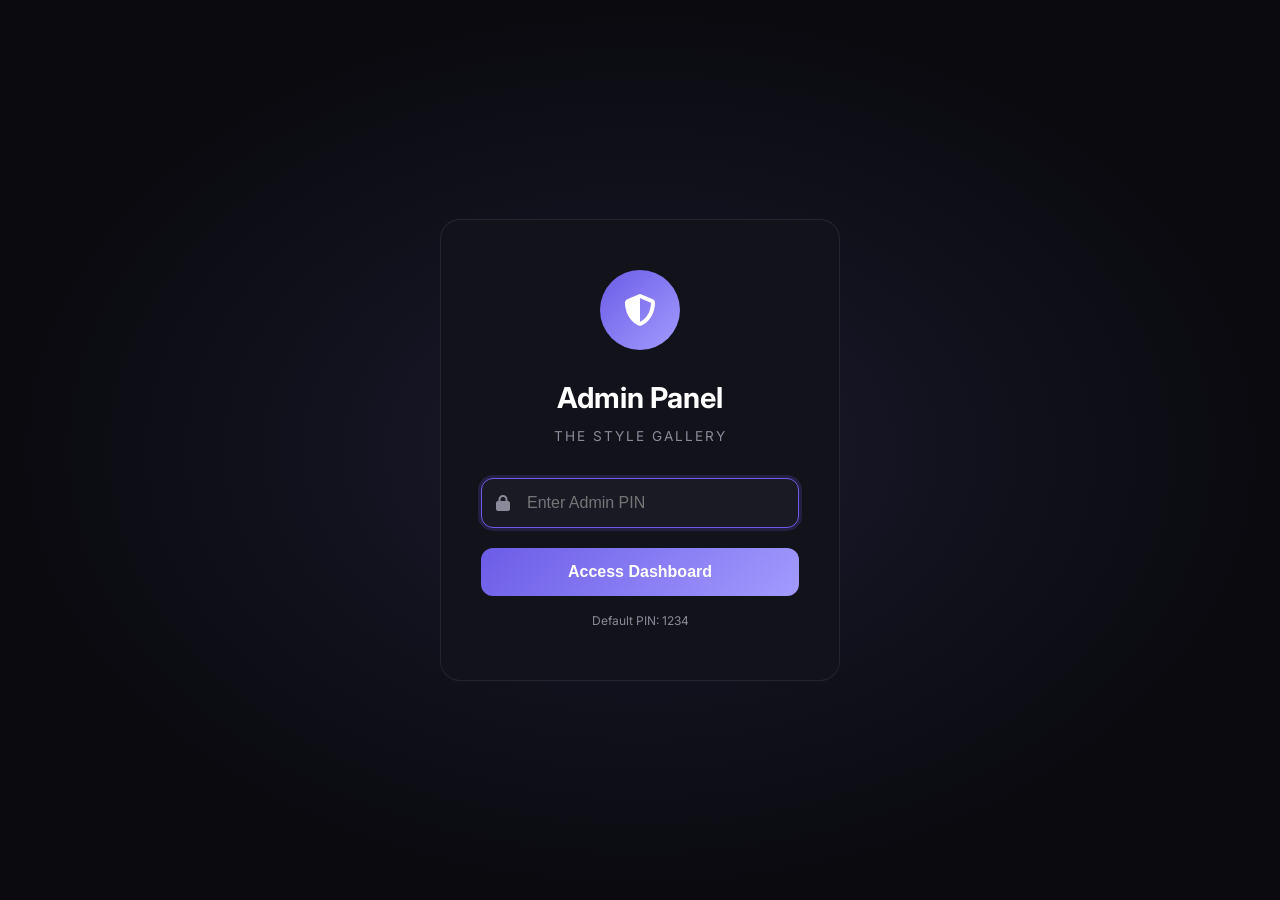
<file: admin.html>
<!DOCTYPE html>
<html lang="en">
<head>
    <meta charset="UTF-8">
    <meta name="viewport" content="width=device-width, initial-scale=1.0">
    <title>Admin Panel | THE STYLE GALLERY</title>
    <link rel="stylesheet" href="https://cdnjs.cloudflare.com/ajax/libs/font-awesome/6.4.0/css/all.min.css">
    <link href="https://fonts.googleapis.com/css2?family=Inter:wght@300;400;500;600;700;800&display=swap" rel="stylesheet">
    <link rel="stylesheet" href="admin.css">
</head>
<body>

    <!-- Login Screen -->
    <div id="login-screen">
        <div class="login-box">
            <div class="login-logo">
                <i class="fa-solid fa-shield-halved"></i>
            </div>
            <h1>Admin Panel</h1>
            <p>THE STYLE GALLERY</p>
            <form id="login-form">
                <div class="login-field">
                    <i class="fa-solid fa-lock"></i>
                    <input type="password" id="admin-pin" placeholder="Enter Admin PIN" maxlength="6" autofocus>
                </div>
                <button type="submit" class="login-btn">Access Dashboard</button>
                <p class="login-hint">Default PIN: 1234</p>
            </form>
        </div>
    </div>

    <!-- Admin Panel -->
    <div id="admin-panel" style="display:none;">
        <!-- Sidebar -->
        <aside class="sidebar" id="sidebar">
            <div class="sidebar-header">
                <h2><i class="fa-solid fa-crown"></i> TSG Admin</h2>
                <div class="sidebar-close" id="sidebar-close"><i class="fa-solid fa-xmark"></i></div>
            </div>
            <nav class="sidebar-nav">
                <a href="#" class="nav-item active" data-page="dashboard"><i class="fa-solid fa-gauge-high"></i> Dashboard</a>
                <a href="#" class="nav-item" data-page="hero"><i class="fa-solid fa-images"></i> Hero Section</a>
                <a href="#" class="nav-item" data-page="offers"><i class="fa-solid fa-tags"></i> Offers & Strip</a>
                <a href="#" class="nav-item" data-page="products"><i class="fa-solid fa-box-open"></i> Products</a>
                <a href="#" class="nav-item" data-page="orders"><i class="fa-solid fa-clipboard-list"></i> Orders</a>
                <a href="#" class="nav-item" data-page="analytics"><i class="fa-solid fa-chart-line"></i> Analytics</a>
                <a href="#" class="nav-item" data-page="settings"><i class="fa-solid fa-gear"></i> Settings</a>
            </nav>
            <div class="sidebar-footer">
                <a href="index.html" target="_blank"><i class="fa-solid fa-external-link"></i> View Website</a>
                <a href="#" id="logout-btn"><i class="fa-solid fa-right-from-bracket"></i> Logout</a>
            </div>
        </aside>

        <!-- Main Content -->
        <main class="main-content">
            <header class="topbar">
                <div class="topbar-left">
                    <button class="menu-btn" id="menu-btn"><i class="fa-solid fa-bars"></i></button>
                    <h2 id="page-title">Dashboard</h2>
                </div>
                <div class="topbar-right">
                    <span class="live-badge"><i class="fa-solid fa-circle"></i> Live</span>
                    <span class="admin-name"><i class="fa-solid fa-user-shield"></i> Admin</span>
                </div>
            </header>

            <!-- Dashboard Page -->
            <section class="page active" id="page-dashboard">
                <div class="stats-grid">
                    <div class="stat-card">
                        <div class="stat-icon" style="background: linear-gradient(135deg, #667eea, #764ba2);"><i class="fa-solid fa-box-open"></i></div>
                        <div class="stat-info">
                            <span class="stat-label">Total Products</span>
                            <span class="stat-value" id="stat-products">0</span>
                        </div>
                    </div>
                    <div class="stat-card">
                        <div class="stat-icon" style="background: linear-gradient(135deg, #f093fb, #f5576c);"><i class="fa-solid fa-shopping-bag"></i></div>
                        <div class="stat-info">
                            <span class="stat-label">Total Orders</span>
                            <span class="stat-value" id="stat-orders">0</span>
                        </div>
                    </div>
                    <div class="stat-card">
                        <div class="stat-icon" style="background: linear-gradient(135deg, #4facfe, #00f2fe);"><i class="fa-solid fa-indian-rupee-sign"></i></div>
                        <div class="stat-info">
                            <span class="stat-label">Revenue</span>
                            <span class="stat-value" id="stat-revenue">₹0</span>
                        </div>
                    </div>
                    <div class="stat-card">
                        <div class="stat-icon" style="background: linear-gradient(135deg, #fa709a, #fee140);"><i class="fa-solid fa-triangle-exclamation"></i></div>
                        <div class="stat-info">
                            <span class="stat-label">Low Stock</span>
                            <span class="stat-value" id="stat-lowstock">0</span>
                        </div>
                    </div>
                </div>
                <div class="dashboard-grid">
                    <div class="card">
                        <div class="card-header"><h3>Recent Orders</h3></div>
                        <div class="card-body" id="recent-orders-list">
                            <p class="empty-msg">No orders yet</p>
                        </div>
                    </div>
                    <div class="card">
                        <div class="card-header"><h3>Quick Actions</h3></div>
                        <div class="card-body">
                            <button class="quick-action-btn" data-goto="hero"><i class="fa-solid fa-images"></i> Update Hero</button>
                            <button class="quick-action-btn" data-goto="offers"><i class="fa-solid fa-tags"></i> Edit Offers</button>
                            <button class="quick-action-btn" data-goto="products"><i class="fa-solid fa-plus"></i> Add Product</button>
                            <button class="quick-action-btn" onclick="window.open('index.html','_blank')"><i class="fa-solid fa-eye"></i> View Store</button>
                        </div>
                    </div>
                </div>
            </section>

            <!-- Hero Section Page -->
            <section class="page" id="page-hero">
                <div class="page-header">
                    <h3>Manage Hero Slider</h3>
                    <button class="save-btn" id="save-hero"><i class="fa-solid fa-floppy-disk"></i> Save & Publish</button>
                </div>
                <div class="hero-manager-grid" id="hero-slides-container">
                    <!-- JS will render slides -->
                </div>
            </section>

            <!-- Offers Page -->
            <section class="page" id="page-offers">
                <div class="page-header">
                    <h3>Manage Offers & Running Strip</h3>
                    <button class="save-btn" id="save-offers"><i class="fa-solid fa-floppy-disk"></i> Save & Publish</button>
                </div>
                <div class="card">
                    <div class="card-header"><h3><i class="fa-solid fa-circle-dot"></i> Offer Circles</h3></div>
                    <div class="card-body">
                        <div class="offers-editor-grid" id="offer-circles-container"></div>
                    </div>
                </div>
                <div class="card" style="margin-top:20px;">
                    <div class="card-header"><h3><i class="fa-solid fa-scroll"></i> Running Strip / Marquee</h3></div>
                    <div class="card-body">
                        <div class="form-group">
                            <label>Marquee Text</label>
                            <textarea id="marquee-text" rows="3" placeholder="Enter running strip text..."></textarea>
                        </div>
                    </div>
                </div>
                <div class="card" style="margin-top:20px;">
                    <div class="card-header"><h3><i class="fa-solid fa-gift"></i> Combo Offers</h3></div>
                    <div class="card-body" id="combo-offers-container"></div>
                    <button class="add-combo-btn" id="add-combo"><i class="fa-solid fa-plus"></i> Add Combo Offer</button>
                </div>
            </section>

            <!-- Products Page -->
            <section class="page" id="page-products">
                <div class="page-header">
                    <h3>Manage Products & Stock</h3>
                    <button class="save-btn" id="add-product-btn"><i class="fa-solid fa-plus"></i> Add Product</button>
                </div>
                <div class="products-table-container">
                    <table class="products-table">
                        <thead>
                            <tr>
                                <th>Image</th>
                                <th>Name</th>
                                <th>Price</th>
                                <th>Sizes</th>
                                <th>Stock</th>
                                <th>Status</th>
                                <th>Actions</th>
                            </tr>
                        </thead>
                        <tbody id="products-tbody"></tbody>
                    </table>
                </div>
            </section>

            <!-- Orders Page -->
            <section class="page" id="page-orders">
                <div class="page-header">
                    <h3>Orders Management</h3>
                    <div class="header-actions">
                        <div class="search-box">
                            <i class="fa-solid fa-magnifying-glass"></i>
                            <input type="text" id="order-search" placeholder="Search Order ID, Name, Phone...">
                            <i class="fa-solid fa-circle-xmark" id="clear-search" style="display: none; cursor: pointer; position: absolute; right: 15px; top: 50%; transform: translateY(-50%); color: var(--text-2);"></i>
                        </div>
                    </div>
                </div>

                <div class="filter-toolbar">
                    <div class="filter-group">
                        <label>Status</label>
                        <div class="order-filters">
                            <button class="filter-btn active" data-filter="all">All</button>
                            <button class="filter-btn" data-filter="confirmed">Confirmed</button>
                            <button class="filter-btn" data-filter="shipped">Shipped</button>
                            <button class="filter-btn" data-filter="delivered">Delivered</button>
                            <button class="filter-btn" data-filter="cancelled">Cancelled</button>
                        </div>
                    </div>
                    <div class="filter-group">
                        <label>Date Range</label>
                        <div class="date-filters">
                            <input type="date" id="filter-date-from" title="From Date">
                            <span>to</span>
                            <input type="date" id="filter-date-to" title="To Date">
                            <button id="clear-date-filters" class="action-btn" title="Clear Dates"><i class="fa-solid fa-rotate-left"></i></button>
                        </div>
                    </div>
                </div>

                <div class="bulk-actions-bar" id="bulk-actions-bar" style="display: none;">
                    <div class="bulk-info">
                        <input type="checkbox" id="select-all-orders">
                        <span id="selected-count">0 Selected</span>
                    </div>
                    <div class="bulk-btns">
                        <button onclick="bulkUpdateStatus('shipped')" class="action-btn"><i class="fa-solid fa-truck"></i> Mark Shipped</button>
                        <button onclick="bulkUpdateStatus('delivered')" class="action-btn"><i class="fa-solid fa-check-double"></i> Mark Delivered</button>
                        <button onclick="bulkDeleteOrders()" class="action-btn danger"><i class="fa-solid fa-trash"></i> Delete</button>
                    </div>
                </div>

                <div class="orders-summary-strip" id="orders-summary-strip"></div>
                <div class="orders-list-header">
                    <div class="col-select"><input type="checkbox" id="select-all-header"></div>
                    <div class="col-id">Order ID</div>
                    <div class="col-cust">Customer</div>
                    <div class="col-date">Date</div>
                    <div class="col-total">Total</div>
                    <div class="col-status">Status</div>
                    <div class="col-actions">Actions</div>
                </div>
                <div class="orders-list" id="orders-list-full">
                    <p class="empty-msg">No orders yet</p>
                </div>
            </section>

            <!-- Analytics Page -->
            <section class="page" id="page-analytics">
                <div class="page-header"><h3>Analytics Overview</h3></div>
                <div class="stats-grid">
                    <div class="stat-card">
                        <div class="stat-icon" style="background:linear-gradient(135deg,#43e97b,#38f9d7);"><i class="fa-solid fa-eye"></i></div>
                        <div class="stat-info"><span class="stat-label">Page Views</span><span class="stat-value" id="stat-views">0</span></div>
                    </div>
                    <div class="stat-card">
                        <div class="stat-icon" style="background:linear-gradient(135deg,#fa709a,#fee140);"><i class="fa-solid fa-cart-shopping"></i></div>
                        <div class="stat-info"><span class="stat-label">Cart Adds</span><span class="stat-value" id="stat-cartadds">0</span></div>
                    </div>
                    <div class="stat-card">
                        <div class="stat-icon" style="background:linear-gradient(135deg,#a18cd1,#fbc2eb);"><i class="fa-solid fa-percent"></i></div>
                        <div class="stat-info"><span class="stat-label">Conversion Rate</span><span class="stat-value" id="stat-conversion">0%</span></div>
                    </div>
                    <div class="stat-card">
                        <div class="stat-icon" style="background:linear-gradient(135deg,#ffecd2,#fcb69f);"><i class="fa-solid fa-star"></i></div>
                        <div class="stat-info"><span class="stat-label">Top Product</span><span class="stat-value" id="stat-top" style="font-size:0.85rem;">-</span></div>
                    </div>
                </div>
                <div class="card" style="margin-top:20px;">
                    <div class="card-header"><h3>Revenue (Last 7 Days)</h3></div>
                    <div class="card-body">
                        <div class="chart-container" id="revenue-chart"></div>
                    </div>
                </div>
                <div class="card" style="margin-top:20px;">
                    <div class="card-header"><h3>Product Performance</h3></div>
                    <div class="card-body" id="product-performance"></div>
                </div>
            </section>

            <!-- Settings Page -->
            <section class="page" id="page-settings">
                <div class="page-header"><h3>Settings</h3><button class="save-btn" id="save-settings"><i class="fa-solid fa-floppy-disk"></i> Save Settings</button></div>
                <div class="card">
                    <div class="card-header"><h3><i class="fa-solid fa-key"></i> Change Admin PIN</h3></div>
                    <div class="card-body">
                        <div class="form-group"><label>Current PIN</label><input type="password" id="current-pin" placeholder="Current PIN"></div>
                        <div class="form-group"><label>New PIN</label><input type="password" id="new-pin" placeholder="New PIN"></div>
                        <button class="save-btn" id="change-pin-btn" style="margin-top:10px;">Change PIN</button>
                    </div>
                </div>
                <div class="card" style="margin-top:20px;">
                    <div class="card-header"><h3><i class="fa-solid fa-store"></i> Store Info</h3></div>
                    <div class="card-body">
                        <div class="form-group"><label>Store Name</label><input type="text" id="store-name" value="THE STYLE GALLERY"></div>
                        <div class="form-group"><label>WhatsApp Number</label><input type="text" id="store-whatsapp" value="918000150047"></div>
                        <div class="form-group"><label>Instagram Handle</label><input type="text" id="store-instagram" value="@_the_stylegallery"></div>
                    </div>
                </div>
                <div class="card" style="margin-top:20px;">
                    <div class="card-header"><h3><i class="fa-solid fa-database"></i> Data Management</h3></div>
                    <div class="card-body">
                        <button class="quick-action-btn" id="export-data"><i class="fa-solid fa-download"></i> Export All Data</button>
                        <button class="quick-action-btn" id="import-data"><i class="fa-solid fa-upload"></i> Import Data</button>
                        <button class="quick-action-btn danger" id="reset-data"><i class="fa-solid fa-trash"></i> Reset All Data</button>
                        <input type="file" id="import-file" accept=".json" style="display:none;">
                    </div>
                </div>
            </section>
        </main>
    </div>

    <!-- Order Detail Modal -->
    <div class="modal-overlay" id="order-detail-modal" style="display:none;">
        <div class="modal-box" style="width:650px;">
            <div class="modal-header">
                <h3 id="od-title">Order Details</h3>
                <button class="modal-close" id="close-order-modal"><i class="fa-solid fa-xmark"></i></button>
            </div>
            <div id="od-content"></div>
        </div>
    </div>

    <!-- Product Modal -->
    <div class="modal-overlay" id="product-modal" style="display:none;">
        <div class="modal-box">
            <div class="modal-header">
                <h3 id="modal-title">Add Product</h3>
                <button class="modal-close" id="close-product-modal"><i class="fa-solid fa-xmark"></i></button>
            </div>
            <form id="product-form">
                <div class="form-group"><label>Product Name</label><input type="text" id="p-name" required placeholder="Blue straight fit baggy"></div>
                <div class="form-row">
                    <div class="form-group"><label>Price (₹)</label><input type="number" id="p-price" required placeholder="799"></div>
                    <div class="form-group"><label>Stock</label><input type="number" id="p-stock" required placeholder="20"></div>
                </div>
                <div class="form-group"><label>Image Path/URL</label><input type="text" id="p-image" required placeholder="assets/product/image.jpeg or https://..."></div>
                <div class="form-group"><label>Sizes (comma separated)</label><input type="text" id="p-sizes" value="28, 30, 32, 34" placeholder="28, 30, 32, 34"></div>
                <div class="form-group"><label>Category</label>
                    <select id="p-category">
                        <option value="baggy">Baggy Jeans</option>
                        <option value="cargo">Cargo Pants</option>
                        <option value="straight">Straight Fit</option>
                        <option value="wide-leg">Wide Leg</option>
                    </select>
                </div>
                <input type="hidden" id="p-edit-id" value="">
                <div class="modal-footer">
                    <button type="button" class="cancel-btn" id="cancel-product">Cancel</button>
                    <button type="submit" class="save-btn">Save Product</button>
                </div>
            </form>
        </div>
    </div>

    <!-- Toast -->
    <div id="admin-toast"></div>

    <script src="admin.js"></script>
</body>
</html>
</file>
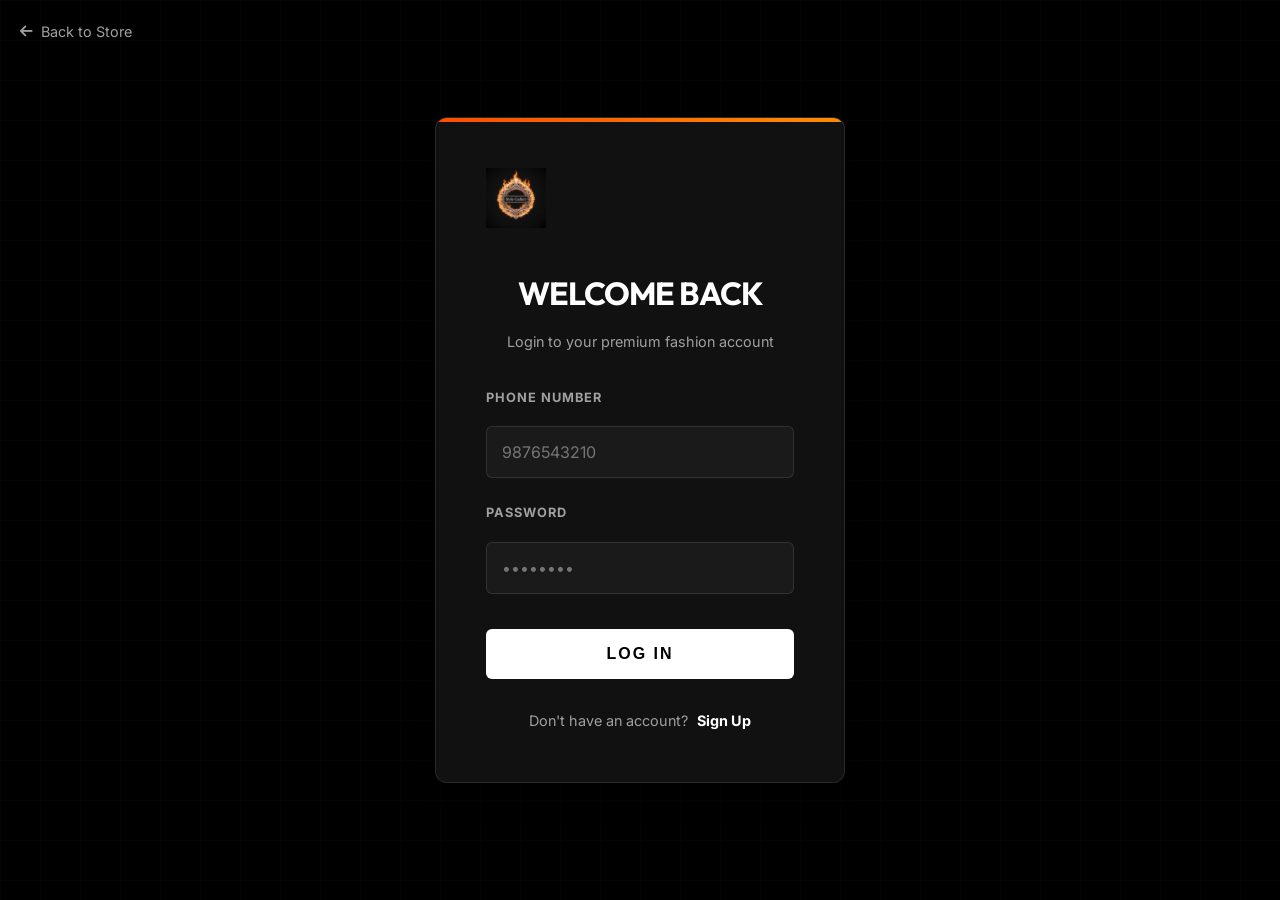
<file: login.html>
<!DOCTYPE html>
<html lang="en">

<head>
    <meta charset="UTF-8">
    <meta name="viewport" content="width=device-width, initial-scale=1.0">
    <title>Login | THE STYLE GALLERY</title>
    <link rel="stylesheet" href="style.css">
    <link rel="stylesheet" href="https://cdnjs.cloudflare.com/ajax/libs/font-awesome/6.4.0/css/all.min.css">
    <style>
        body {
            background-color: #000;
            display: flex;
            align-items: center;
            justify-content: center;
            min-height: 100vh;
            margin: 0;
            background-image: 
                linear-gradient(rgba(255, 77, 0, 0.03) 1px, transparent 1px),
                linear-gradient(90deg, rgba(255, 77, 0, 0.03) 1px, transparent 1px);
            background-size: 40px 40px;
        }

        .auth-page-container {
            width: 100%;
            max-width: 450px;
            padding: 20px;
        }

        .auth-card {
            background: #111;
            padding: 50px;
            border: 1px solid var(--glass-border);
            border-radius: 12px;
            box-shadow: 0 25px 50px rgba(0, 0, 0, 0.5);
            position: relative;
            overflow: hidden;
        }

        .auth-card::before {
            content: '';
            position: absolute;
            top: 0;
            left: 0;
            width: 100%;
            height: 4px;
            background: linear-gradient(90deg, #ff4d00, #ff8c00);
        }

        .logo-container {
            text-align: center;
            margin-bottom: 40px;
        }

        .logo-container img {
            height: 60px;
        }

        .auth-header {
            text-align: center;
            margin-bottom: 35px;
        }

        .auth-header h1 {
            font-size: 2rem;
            margin-bottom: 10px;
            color: #fff;
            letter-spacing: -1px;
        }

        .auth-header p {
            color: var(--text-secondary);
            font-size: 0.9rem;
        }

        .form-group {
            margin-bottom: 25px;
        }

        .form-group label {
            display: block;
            margin-bottom: 10px;
            font-size: 0.8rem;
            text-transform: uppercase;
            letter-spacing: 1px;
            color: var(--text-secondary);
            font-weight: 700;
        }

        .form-group input {
            width: 100%;
            padding: 15px;
            background: #1a1a1a;
            border: 1px solid var(--glass-border);
            color: #fff;
            border-radius: 6px;
            font-size: 1rem;
            transition: var(--transition);
        }

        .form-group input:focus {
            border-color: #ff4d00;
            outline: none;
            background: #222;
        }

        .auth-submit-btn {
            width: 100%;
            padding: 16px;
            background: #fff;
            color: #000;
            border: none;
            border-radius: 6px;
            font-weight: 900;
            font-size: 1rem;
            text-transform: uppercase;
            letter-spacing: 2px;
            cursor: pointer;
            transition: var(--transition);
            margin-top: 10px;
        }

        .auth-submit-btn:hover {
            background: #ff4d00;
            color: #fff;
            transform: translateY(-2px);
            box-shadow: 0 10px 20px rgba(255, 77, 0, 0.3);
        }

        .auth-footer-links {
            text-align: center;
            margin-top: 30px;
            font-size: 0.9rem;
            color: var(--text-secondary);
        }

        .auth-footer-links a {
            color: #fff;
            font-weight: 700;
            text-decoration: none;
            margin-left: 5px;
        }

        .auth-footer-links a:hover {
            color: #ff4d00;
        }

        .back-home {
            position: absolute;
            top: 20px;
            left: 20px;
            color: var(--text-secondary);
            font-size: 0.9rem;
            display: flex;
            align-items: center;
            gap: 8px;
            transition: var(--transition);
        }

        .back-home:hover {
            color: #fff;
        }
        
        #error-msg {
            color: #ff4d00;
            font-size: 0.85rem;
            text-align: center;
            margin-top: 15px;
            display: none;
        }
    </style>
</head>

<body>

    <a href="index.html" class="back-home">
        <i class="fa-solid fa-arrow-left"></i> Back to Store
    </a>

    <div class="auth-page-container">
        <div class="auth-card">
            <div class="logo-container">
                <img src="assets/images/logo.png" alt="THE STYLE GALLERY">
            </div>

            <div class="auth-header">
                <h1>Welcome Back</h1>
                <p>Login to your premium fashion account</p>
            </div>

            <form id="login-form-page">
                <div class="form-group">
                    <label for="phone">Phone Number</label>
                    <input type="tel" id="phone" placeholder="9876543210" required>
                </div>
                <div class="form-group">
                    <label for="password">Password</label>
                    <input type="password" id="password" placeholder="••••••••" required>
                </div>

                <button type="submit" class="auth-submit-btn">Log In</button>
                <div id="error-msg">Invalid credentials. Please try again.</div>
            </form>

            <div class="auth-footer-links">
                Don't have an account? <a href="signup.html">Sign Up</a>
            </div>
        </div>
    </div>

    <script>
        document.getElementById('login-form-page').addEventListener('submit', function(e) {
            e.preventDefault();
            const phone = document.getElementById('phone').value;
            const pass = document.getElementById('password').value;
            const errorMsg = document.getElementById('error-msg');

            // Hardcoded credentials for now as requested
            if (phone === '9876543210' && pass === 'test@123') {
                const userData = { name: 'Gaurav Goyal', phone: phone };
                localStorage.setItem('user', JSON.stringify(userData));
                
                // Show success and redirect
                const btn = e.target.querySelector('button');
                btn.innerText = 'Logging in...';
                btn.style.background = '#25d366';
                btn.style.color = '#fff';
                
                setTimeout(() => {
                    window.location.href = 'index.html';
                }, 1000);
            } else {
                errorMsg.style.display = 'block';
                errorMsg.innerText = 'Invalid credentials. Try 9876543210 / test@123';
                
                // Shake effect
                const card = document.querySelector('.auth-card');
                card.style.animation = 'shake 0.5s ease';
                setTimeout(() => card.style.animation = '', 500);
            }
        });

        // Add shake animation
        const style = document.createElement('style');
        style.innerHTML = `
            @keyframes shake {
                0%, 100% { transform: translateX(0); }
                25% { transform: translateX(-10px); }
                75% { transform: translateX(10px); }
            }
        `;
        document.head.appendChild(style);
    </script>
</body>

</html>
</file>
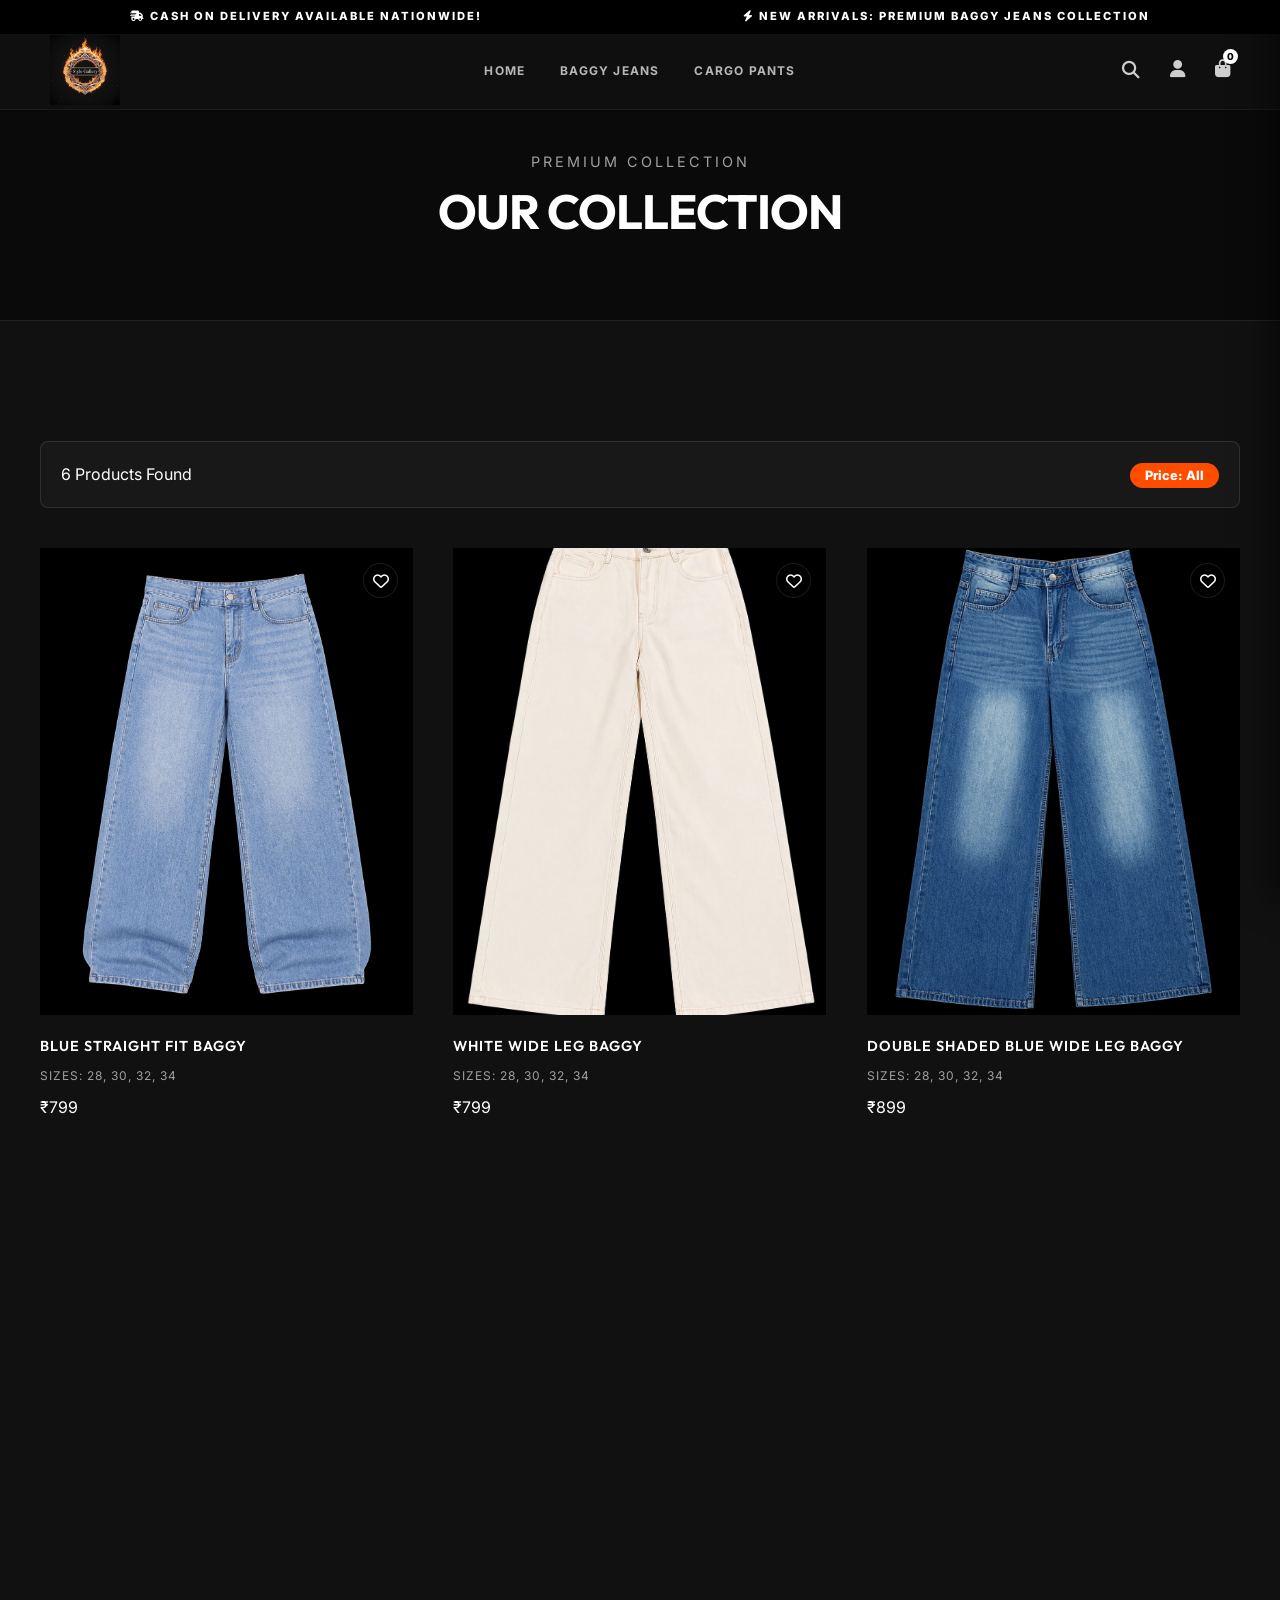
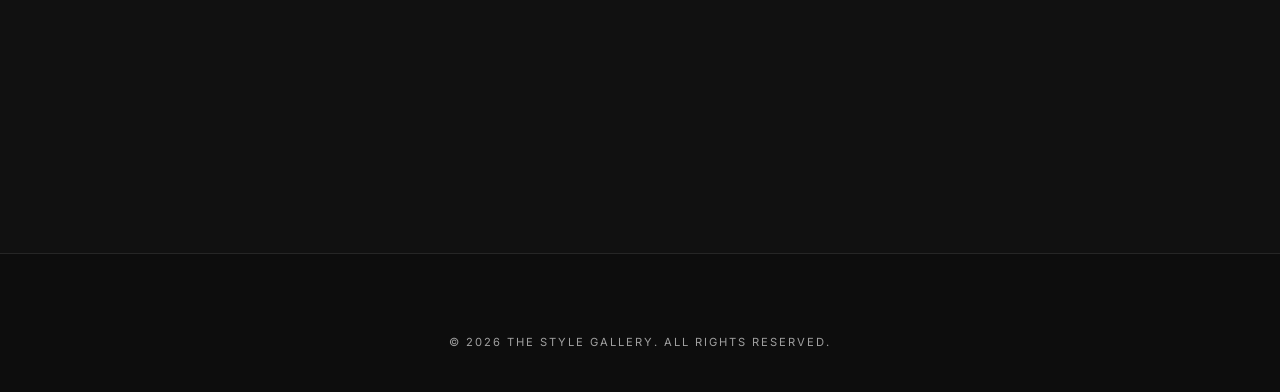
<file: shop.html>
<!DOCTYPE html>
<html lang="en">

<head>
    <meta charset="UTF-8">
    <meta name="viewport" content="width=device-width, initial-scale=1.0">
    <title>Shop | THE STYLE GALLERY</title>
    <link rel="stylesheet" href="style.css">
    <link rel="stylesheet" href="https://cdnjs.cloudflare.com/ajax/libs/font-awesome/6.4.0/css/all.min.css">
    <style>
        .shop-page-header {
            padding: 150px 0 60px;
            text-align: center;
            background: #0a0a0a;
            border-bottom: 1px solid var(--glass-border);
        }

        .shop-page-header h1 {
            font-size: 3rem;
            margin-bottom: 10px;
            letter-spacing: -1px;
        }

        .shop-page-header p {
            color: var(--text-secondary);
            text-transform: uppercase;
            letter-spacing: 3px;
            font-size: 0.9rem;
        }

        .filter-info {
            display: flex;
            justify-content: space-between;
            align-items: center;
            margin-bottom: 40px;
            padding: 20px;
            background: rgba(255, 255, 255, 0.03);
            border: 1px solid var(--glass-border);
            border-radius: 8px;
        }

        .filter-tag {
            background: #ff4d00;
            color: #fff;
            padding: 5px 15px;
            border-radius: 50px;
            font-size: 0.8rem;
            font-weight: 800;
        }
    </style>
</head>

<body>

    <div class="promo-bar">
        <div class="promo-content">
            <span><i class="fa-solid fa-truck-fast"></i> CASH ON DELIVERY AVAILABLE NATIONWIDE!</span>
            <span><i class="fa-solid fa-bolt"></i> NEW ARRIVALS: PREMIUM BAGGY JEANS COLLECTION</span>
        </div>
    </div>

    <nav id="navbar" class="scrolled">
        <div class="nav-left">
            <div class="logo">
                <a href="index.html"><img src="assets/images/logo.png" alt="THE STYLE GALLERY"></a>
            </div>
        </div>

        <div class="nav-center">
            <ul class="nav-links">
                <li><a href="index.html#home">HOME</a></li>
                <li><a href="index.html#shop">BAGGY JEANS</a></li>
                <li><a href="index.html#shop">CARGO PANTS</a></li>
            </ul>
        </div>

        <div class="nav-right">
            <i class="fa-solid fa-magnifying-glass" id="search-btn"></i>
            <a href="index.html#profile"><i class="fa-solid fa-user"></i></a>
            <div class="cart-icon" id="cart-btn">
                <i class="fa-solid fa-bag-shopping"></i>
                <span class="cart-badge">0</span>
            </div>
        </div>
    </nav>

    <header class="shop-page-header">
        <div class="container">
            <p id="shop-subtitle">Premium Collection</p>
            <h1 id="shop-title">OUR COLLECTION</h1>
        </div>
    </header>

    <section class="section-padding">
        <div class="container">
            <div class="filter-info">
                <div class="results-count"><span id="count">0</span> Products Found</div>
                <div class="active-filters">
                    <span class="filter-tag" id="price-filter-tag">Price: All</span>
                </div>
            </div>

            <div class="product-grid" id="shop-product-grid">
                <!-- Filtered products will appear here -->
            </div>
        </div>
    </section>

    <footer style="background: #0d0d0d; padding: 80px 0 40px; border-top: 1px solid var(--glass-border);">
        <div class="container">
            <div style="text-align: center; font-size: 0.7rem; color: var(--text-secondary); text-transform: uppercase; letter-spacing: 2px;">
                &copy; 2026 THE STYLE GALLERY. All Rights Reserved.
            </div>
        </div>
    </footer>

    <!-- Cart Sidebar (Need minimal version for shop page) -->
    <div id="cart-sidebar" class="sidebar">
        <div class="sidebar-header">
            <h3>Your Cart</h3>
            <div class="close-overlay" id="close-cart">&times;</div>
        </div>
        <div class="cart-items" id="cart-items-container"></div>
        <div class="cart-footer">
            <div class="cart-total">
                <span>Total:</span>
                <span id="cart-total-amount">₹0</span>
            </div>
            <button class="checkout-btn">Proceed to Checkout</button>
        </div>
    </div>

    <div id="toast-container"></div>

    <script src="script.js"></script>
    <script>
        document.addEventListener('DOMContentLoaded', () => {
            const urlParams = new URLSearchParams(window.location.search);
            const targetPrice = urlParams.get('price');
            
            const products = [
                { name: "Blue straight fit baggy", price: 799, image: "assets/product/Blue straight fit baggy.jpeg" },
                { name: "White Wide leg baggy", price: 799, image: "assets/product/White Wide leg baggy.jpeg" },
                { name: "Double shaded blue wide leg baggy", price: 899, image: "assets/product/Double shaded blue wide leg baggy.jpeg" },
                { name: "Dark blue double shaded wide leg baggy", price: 899, image: "assets/product/Dark blue double shaded wide leg.jpeg" },
                { name: "Black double shaded wide leg baggy", price: 899, image: "assets/product/Black double shaded wide leg baggy.jpeg" },
                { name: "Vintage dark blue wide leg baggy", price: 899, image: "assets/product/Vintage dark blue wide leg baggy.jpeg" }
            ];

            const grid = document.getElementById('shop-product-grid');
            const title = document.getElementById('shop-title');
            const tag = document.getElementById('price-filter-tag');
            const count = document.getElementById('count');

            let filtered = products;
            if (targetPrice) {
                filtered = products.filter(p => p.price == targetPrice);
                title.innerText = `JEANS AT ₹${targetPrice}`;
                tag.innerText = `Price: ₹${targetPrice}`;
            }

            count.innerText = filtered.length;

            grid.innerHTML = filtered.map(p => `
                <div class="product-card active">
                    <div class="product-image-container">
                        <img src="${p.image}" alt="${p.name}">
                        <div class="add-to-cart-overlay" data-name="${p.name}" data-price="${p.price}" data-image="${p.image}">Add to Cart</div>
                    </div>
                    <div class="product-info">
                        <h3>${p.name}</h3>
                        <p class="sizes">Sizes: 28 - 34</p>
                        <div class="price-container">
                            <span class="current-price">₹${p.price}</span>
                        </div>
                    </div>
                </div>
            `).join('');

            // Re-initialize cart buttons for this page
            if (window.initCart) {
                // The global script.js will handle cart clicks if we re-run the listener setup
                // But we need to make sure the overlays work. 
                // Since script.js is loaded, it should handle most things.
            }
        });
    </script>
</body>

</html>
</file>
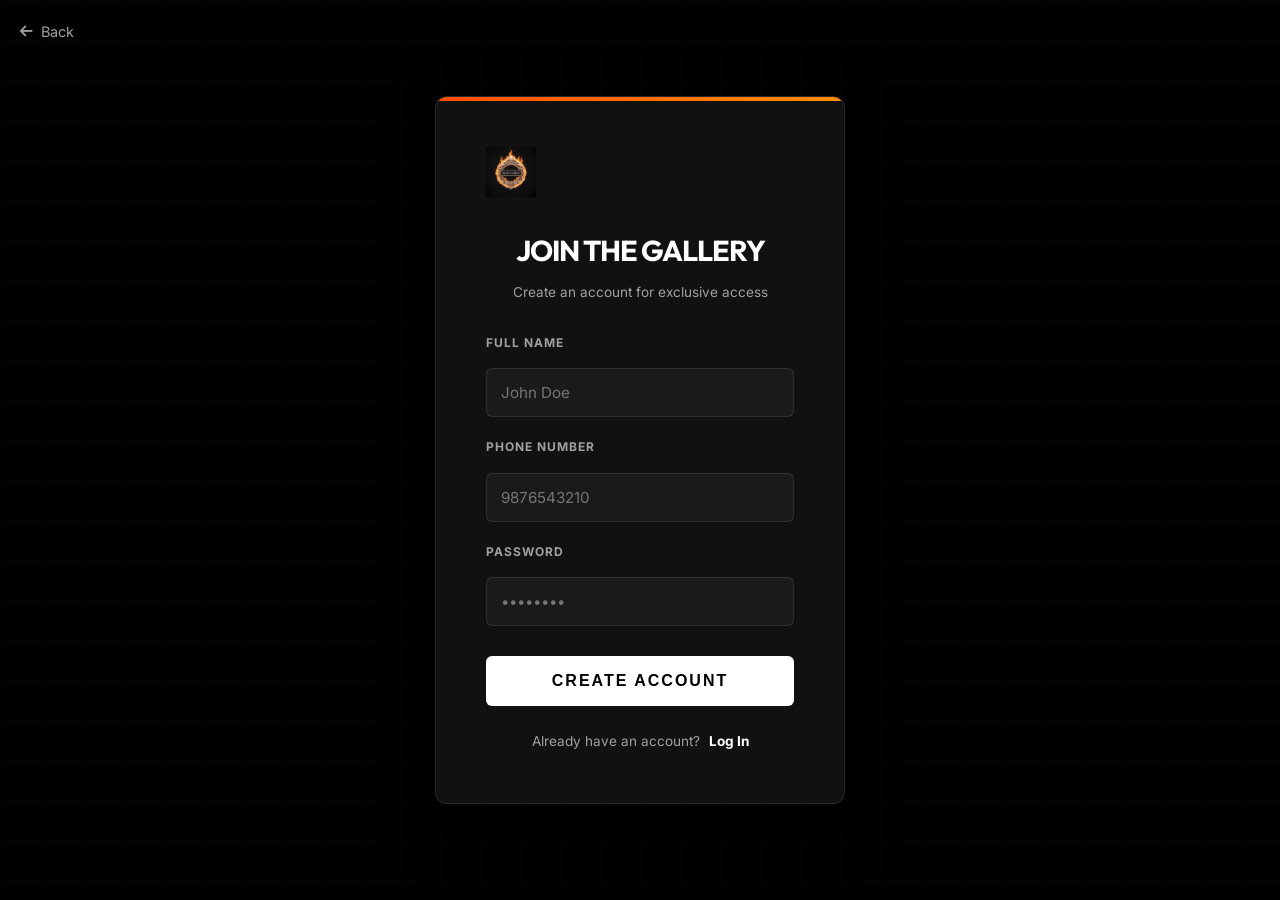
<file: signup.html>
<!DOCTYPE html>
<html lang="en">

<head>
    <meta charset="UTF-8">
    <meta name="viewport" content="width=device-width, initial-scale=1.0">
    <title>Sign Up | THE STYLE GALLERY</title>
    <link rel="stylesheet" href="style.css">
    <link rel="stylesheet" href="https://cdnjs.cloudflare.com/ajax/libs/font-awesome/6.4.0/css/all.min.css">
    <style>
        body {
            background-color: #000;
            display: flex;
            align-items: center;
            justify-content: center;
            min-height: 100vh;
            margin: 0;
            background-image: 
                linear-gradient(rgba(255, 77, 0, 0.03) 1px, transparent 1px),
                linear-gradient(90deg, rgba(255, 77, 0, 0.03) 1px, transparent 1px);
            background-size: 40px 40px;
        }

        .auth-page-container {
            width: 100%;
            max-width: 450px;
            padding: 20px;
        }

        .auth-card {
            background: #111;
            padding: 50px;
            border: 1px solid var(--glass-border);
            border-radius: 12px;
            box-shadow: 0 25px 50px rgba(0, 0, 0, 0.5);
            position: relative;
            overflow: hidden;
        }

        .auth-card::before {
            content: '';
            position: absolute;
            top: 0;
            left: 0;
            width: 100%;
            height: 4px;
            background: linear-gradient(90deg, #ff4d00, #ff8c00);
        }

        .logo-container {
            text-align: center;
            margin-bottom: 30px;
        }

        .logo-container img {
            height: 50px;
        }

        .auth-header {
            text-align: center;
            margin-bottom: 30px;
        }

        .auth-header h1 {
            font-size: 1.8rem;
            margin-bottom: 8px;
            color: #fff;
            letter-spacing: -1px;
        }

        .auth-header p {
            color: var(--text-secondary);
            font-size: 0.85rem;
        }

        .form-group {
            margin-bottom: 20px;
        }

        .form-group label {
            display: block;
            margin-bottom: 8px;
            font-size: 0.75rem;
            text-transform: uppercase;
            letter-spacing: 1px;
            color: var(--text-secondary);
            font-weight: 700;
        }

        .form-group input {
            width: 100%;
            padding: 14px;
            background: #1a1a1a;
            border: 1px solid var(--glass-border);
            color: #fff;
            border-radius: 6px;
            font-size: 0.95rem;
            transition: var(--transition);
        }

        .form-group input:focus {
            border-color: #ff4d00;
            outline: none;
            background: #222;
        }

        .auth-submit-btn {
            width: 100%;
            padding: 16px;
            background: #fff;
            color: #000;
            border: none;
            border-radius: 6px;
            font-weight: 900;
            font-size: 1rem;
            text-transform: uppercase;
            letter-spacing: 2px;
            cursor: pointer;
            transition: var(--transition);
            margin-top: 10px;
        }

        .auth-submit-btn:hover {
            background: #ff4d00;
            color: #fff;
            transform: translateY(-2px);
            box-shadow: 0 10px 20px rgba(255, 77, 0, 0.3);
        }

        .auth-footer-links {
            text-align: center;
            margin-top: 25px;
            font-size: 0.85rem;
            color: var(--text-secondary);
        }

        .auth-footer-links a {
            color: #fff;
            font-weight: 700;
            text-decoration: none;
            margin-left: 5px;
        }

        .auth-footer-links a:hover {
            color: #ff4d00;
        }

        .back-home {
            position: absolute;
            top: 20px;
            left: 20px;
            color: var(--text-secondary);
            font-size: 0.9rem;
            display: flex;
            align-items: center;
            gap: 8px;
            transition: var(--transition);
        }

        .back-home:hover {
            color: #fff;
        }
    </style>
</head>

<body>

    <a href="index.html" class="back-home">
        <i class="fa-solid fa-arrow-left"></i> Back
    </a>

    <div class="auth-page-container">
        <div class="auth-card">
            <div class="logo-container">
                <img src="assets/images/logo.png" alt="THE STYLE GALLERY">
            </div>

            <div class="auth-header">
                <h1>Join the Gallery</h1>
                <p>Create an account for exclusive access</p>
            </div>

            <form id="signup-form-page">
                <div class="form-group">
                    <label for="name">Full Name</label>
                    <input type="text" id="name" placeholder="John Doe" required>
                </div>
                <div class="form-group">
                    <label for="phone">Phone Number</label>
                    <input type="tel" id="phone" placeholder="9876543210" required>
                </div>
                <div class="form-group">
                    <label for="password">Password</label>
                    <input type="password" id="password" placeholder="••••••••" required>
                </div>

                <button type="submit" class="auth-submit-btn">Create Account</button>
            </form>

            <div class="auth-footer-links">
                Already have an account? <a href="login.html">Log In</a>
            </div>
        </div>
    </div>

    <script>
        document.getElementById('signup-form-page').addEventListener('submit', function(e) {
            e.preventDefault();
            const name = document.getElementById('name').value;
            const phone = document.getElementById('phone').value;
            
            // For now, let's just simulate signup by saving to localstorage
            const userData = { name: name, phone: phone };
            localStorage.setItem('user', JSON.stringify(userData));
            
            const btn = e.target.querySelector('button');
            btn.innerText = 'Creating account...';
            btn.style.background = '#25d366';
            btn.style.color = '#fff';
            
            setTimeout(() => {
                alert('Account created successfully! Welcome to THE STYLE GALLERY.');
                window.location.href = 'index.html';
            }, 1000);
        });
    </script>
</body>

</html>
</file>
<file: admin.css>
@import url('https://fonts.googleapis.com/css2?family=Inter:wght@300;400;500;600;700;800&display=swap');

* { margin: 0; padding: 0; box-sizing: border-box; }

:root {
    --bg: #0a0a0f;
    --surface: #12121a;
    --surface-2: #1a1a25;
    --border: rgba(255,255,255,0.08);
    --text: #ffffff;
    --text-2: #8a8a9a;
    --accent: #6c5ce7;
    --accent-2: #a29bfe;
    --success: #00b894;
    --danger: #ff4757;
    --warning: #ffa502;
    --sidebar-w: 260px;
    --topbar-h: 70px;
    --transition: all 0.3s cubic-bezier(0.4, 0, 0.2, 1);
}

body {
    font-family: 'Inter', sans-serif;
    background: var(--bg);
    color: var(--text);
    line-height: 1.6;
    overflow-x: hidden;
}

/* Login Screen */
#login-screen {
    min-height: 100vh;
    display: flex;
    align-items: center;
    justify-content: center;
    background: radial-gradient(ellipse at center, #1a1a2e 0%, #0a0a0f 70%);
}

.login-box {
    background: var(--surface);
    border: 1px solid var(--border);
    border-radius: 20px;
    padding: 50px 40px;
    width: 400px;
    max-width: 90vw;
    text-align: center;
}

.login-logo {
    width: 80px;
    height: 80px;
    border-radius: 50%;
    background: linear-gradient(135deg, var(--accent), var(--accent-2));
    display: flex;
    align-items: center;
    justify-content: center;
    margin: 0 auto 25px;
    font-size: 2rem;
}

.login-box h1 { font-size: 1.8rem; margin-bottom: 5px; font-weight: 700; }
.login-box > p { color: var(--text-2); font-size: 0.85rem; margin-bottom: 30px; letter-spacing: 2px; text-transform: uppercase; }

.login-field {
    position: relative;
    margin-bottom: 20px;
}

.login-field i {
    position: absolute;
    left: 15px;
    top: 50%;
    transform: translateY(-50%);
    color: var(--text-2);
}

.login-field input {
    width: 100%;
    padding: 15px 15px 15px 45px;
    background: var(--surface-2);
    border: 1px solid var(--border);
    border-radius: 12px;
    color: var(--text);
    font-size: 1rem;
    outline: none;
    transition: var(--transition);
}

.login-field input:focus {
    border-color: var(--accent);
    box-shadow: 0 0 0 3px rgba(108,92,231,0.2);
}

.login-btn {
    width: 100%;
    padding: 15px;
    background: linear-gradient(135deg, var(--accent), var(--accent-2));
    color: #fff;
    border: none;
    border-radius: 12px;
    font-size: 1rem;
    font-weight: 700;
    cursor: pointer;
    transition: var(--transition);
}

.login-btn:hover { transform: translateY(-2px); box-shadow: 0 8px 25px rgba(108,92,231,0.4); }
.login-hint { color: var(--text-2); font-size: 0.75rem; margin-top: 15px; }

/* Admin Panel Layout */
#admin-panel {
    display: flex;
    min-height: 100vh;
}

/* Sidebar */
.sidebar {
    width: var(--sidebar-w);
    background: var(--surface);
    border-right: 1px solid var(--border);
    position: fixed;
    top: 0;
    left: 0;
    height: 100vh;
    display: flex;
    flex-direction: column;
    z-index: 100;
    transition: var(--transition);
}

.sidebar-header {
    padding: 25px 20px;
    border-bottom: 1px solid var(--border);
    display: flex;
    align-items: center;
    justify-content: space-between;
}

.sidebar-header h2 {
    font-size: 1.2rem;
    font-weight: 800;
    background: linear-gradient(135deg, var(--accent-2), #fff);
    -webkit-background-clip: text;
    -webkit-text-fill-color: transparent;
}

.sidebar-close { display: none; cursor: pointer; font-size: 1.2rem; color: var(--text-2); }

.sidebar-nav {
    flex: 1;
    padding: 15px 10px;
    display: flex;
    flex-direction: column;
    gap: 4px;
}

.nav-item {
    display: flex;
    align-items: center;
    gap: 12px;
    padding: 12px 18px;
    border-radius: 10px;
    color: var(--text-2);
    text-decoration: none;
    font-size: 0.88rem;
    font-weight: 500;
    transition: var(--transition);
}

.nav-item:hover { background: var(--surface-2); color: var(--text); }
.nav-item.active { background: linear-gradient(135deg, rgba(108,92,231,0.2), rgba(162,155,254,0.1)); color: var(--accent-2); font-weight: 600; }
.nav-item i { width: 20px; text-align: center; font-size: 1rem; }

.sidebar-footer {
    padding: 15px;
    border-top: 1px solid var(--border);
    display: flex;
    flex-direction: column;
    gap: 5px;
}

.sidebar-footer a {
    display: flex;
    align-items: center;
    gap: 10px;
    padding: 10px 15px;
    color: var(--text-2);
    text-decoration: none;
    font-size: 0.85rem;
    border-radius: 8px;
    transition: var(--transition);
}

.sidebar-footer a:hover { background: var(--surface-2); color: var(--text); }

/* Main Content */
.main-content {
    flex: 1;
    margin-left: var(--sidebar-w);
    transition: var(--transition);
}

/* Topbar */
.topbar {
    height: var(--topbar-h);
    background: rgba(10,10,15,0.8);
    backdrop-filter: blur(20px);
    border-bottom: 1px solid var(--border);
    display: flex;
    align-items: center;
    justify-content: space-between;
    padding: 0 30px;
    position: sticky;
    top: 0;
    z-index: 50;
}

.topbar-left { display: flex; align-items: center; gap: 15px; }
.topbar-left h2 { font-size: 1.2rem; font-weight: 700; }
.menu-btn { display: none; background: none; border: none; color: var(--text); font-size: 1.3rem; cursor: pointer; }
.topbar-right { display: flex; align-items: center; gap: 20px; }
.live-badge { display: flex; align-items: center; gap: 6px; font-size: 0.75rem; color: var(--success); font-weight: 600; text-transform: uppercase; letter-spacing: 1px; }
.live-badge i { font-size: 0.5rem; animation: pulse 2s infinite; }
@keyframes pulse { 0%, 100% { opacity: 1; } 50% { opacity: 0.3; } }
.admin-name { color: var(--text-2); font-size: 0.85rem; }

/* Pages */
.page { display: none; padding: 30px; animation: fadeIn 0.4s ease; }
.page.active { display: block; }
@keyframes fadeIn { from { opacity: 0; transform: translateY(10px); } to { opacity: 1; transform: translateY(0); } }

.page-header { display: flex; align-items: center; justify-content: space-between; margin-bottom: 25px; flex-wrap: wrap; gap: 15px; }
.page-header h3 { font-size: 1.3rem; font-weight: 700; }

.header-actions { display: flex; gap: 15px; align-items: center; }

.search-box {
    position: relative;
    width: 300px;
}

.search-box i {
    position: absolute;
    left: 15px;
    top: 50%;
    transform: translateY(-50%);
    color: var(--text-2);
    font-size: 0.9rem;
}

.search-box input {
    width: 100%;
    padding: 10px 15px 10px 40px;
    background: var(--surface-2);
    border: 1px solid var(--border);
    border-radius: 10px;
    color: var(--text);
    font-size: 0.85rem;
    outline: none;
    transition: var(--transition);
}

.search-box input:focus {
    border-color: var(--accent);
    box-shadow: 0 0 0 3px rgba(108,92,231,0.15);
}

.filter-toolbar {
    display: flex;
    gap: 30px;
    background: var(--surface);
    border: 1px solid var(--border);
    padding: 20px;
    border-radius: 16px;
    margin-bottom: 25px;
    flex-wrap: wrap;
}

.filter-group { display: flex; flex-direction: column; gap: 8px; }
.filter-group label { font-size: 0.7rem; font-weight: 700; color: var(--text-2); text-transform: uppercase; letter-spacing: 1px; }

.date-filters { display: flex; align-items: center; gap: 10px; }
.date-filters input[type="date"] {
    background: var(--surface-2);
    border: 1px solid var(--border);
    border-radius: 8px;
    padding: 8px 12px;
    color: var(--text);
    font-size: 0.85rem;
    font-family: inherit;
    outline: none;
}

.date-filters span { color: var(--text-2); font-size: 0.85rem; }

.date-filters span { color: var(--text-2); font-size: 0.85rem; }

#clear-date-filters {
    background: var(--surface-2);
    border-color: var(--border);
    color: var(--text-2);
}

#clear-date-filters:hover {
    color: var(--warning);
    border-color: var(--warning);
    background: rgba(255, 165, 2, 0.1);
}

/* Stats Grid */
.stats-grid { display: grid; grid-template-columns: repeat(auto-fit, minmax(220px, 1fr)); gap: 20px; margin-bottom: 25px; }

.stat-card {
    background: var(--surface);
    border: 1px solid var(--border);
    border-radius: 16px;
    padding: 22px;
    display: flex;
    align-items: center;
    gap: 18px;
    transition: var(--transition);
}

.stat-card:hover { transform: translateY(-3px); box-shadow: 0 8px 25px rgba(0,0,0,0.3); }
.stat-icon { width: 50px; height: 50px; border-radius: 14px; display: flex; align-items: center; justify-content: center; font-size: 1.2rem; flex-shrink: 0; }
.stat-label { display: block; color: var(--text-2); font-size: 0.8rem; font-weight: 500; margin-bottom: 4px; }
.stat-value { display: block; font-size: 1.6rem; font-weight: 800; }

/* Cards */
.card {
    background: var(--surface);
    border: 1px solid var(--border);
    border-radius: 16px;
    overflow: hidden;
}

.card-header { padding: 18px 22px; border-bottom: 1px solid var(--border); }
.card-header h3 { font-size: 1rem; font-weight: 600; display: flex; align-items: center; gap: 8px; }
.card-body { padding: 22px; }

.dashboard-grid { display: grid; grid-template-columns: 2fr 1fr; gap: 20px; }

/* Buttons */
.save-btn {
    display: inline-flex;
    align-items: center;
    gap: 8px;
    padding: 10px 22px;
    background: linear-gradient(135deg, var(--accent), var(--accent-2));
    color: #fff;
    border: none;
    border-radius: 10px;
    font-size: 0.85rem;
    font-weight: 600;
    cursor: pointer;
    transition: var(--transition);
}

.save-btn:hover { transform: translateY(-2px); box-shadow: 0 5px 20px rgba(108,92,231,0.4); }

.cancel-btn {
    padding: 10px 22px;
    background: var(--surface-2);
    color: var(--text-2);
    border: 1px solid var(--border);
    border-radius: 10px;
    font-size: 0.85rem;
    cursor: pointer;
    transition: var(--transition);
}

.cancel-btn:hover { color: var(--text); border-color: var(--text-2); }

.quick-action-btn {
    display: flex;
    align-items: center;
    gap: 10px;
    padding: 12px 18px;
    background: var(--surface-2);
    border: 1px solid var(--border);
    border-radius: 10px;
    color: var(--text);
    font-size: 0.85rem;
    font-weight: 500;
    cursor: pointer;
    width: 100%;
    margin-bottom: 8px;
    transition: var(--transition);
}

.quick-action-btn:hover { background: rgba(108,92,231,0.15); border-color: var(--accent); }
.quick-action-btn.danger { color: var(--danger); }
.quick-action-btn.danger:hover { background: rgba(255,71,87,0.1); border-color: var(--danger); }

/* Forms */
.form-group { margin-bottom: 18px; }
.form-group label { display: block; font-size: 0.8rem; font-weight: 600; color: var(--text-2); margin-bottom: 6px; text-transform: uppercase; letter-spacing: 0.5px; }

.form-group input, .form-group textarea, .form-group select {
    width: 100%;
    padding: 12px 15px;
    background: var(--surface-2);
    border: 1px solid var(--border);
    border-radius: 10px;
    color: var(--text);
    font-size: 0.9rem;
    font-family: 'Inter', sans-serif;
    outline: none;
    transition: var(--transition);
}

.form-group input:focus, .form-group textarea:focus, .form-group select:focus {
    border-color: var(--accent);
    box-shadow: 0 0 0 3px rgba(108,92,231,0.15);
}

.form-group textarea { resize: vertical; min-height: 80px; }
.form-row { display: grid; grid-template-columns: 1fr 1fr; gap: 15px; }

/* Hero Manager */
.hero-manager-grid { display: grid; grid-template-columns: repeat(auto-fit, minmax(300px, 1fr)); gap: 20px; }

.hero-slide-card {
    background: var(--surface);
    border: 1px solid var(--border);
    border-radius: 16px;
    overflow: hidden;
}

.hero-slide-preview {
    width: 100%;
    height: 200px;
    background: var(--surface-2);
    display: flex;
    align-items: center;
    justify-content: center;
    overflow: hidden;
}

.hero-slide-preview img { width: 100%; height: 100%; object-fit: cover; }
.hero-slide-preview .placeholder { color: var(--text-2); font-size: 3rem; }
.hero-slide-body { padding: 18px; }
.hero-slide-body .slide-label { font-size: 0.75rem; font-weight: 700; color: var(--accent-2); text-transform: uppercase; letter-spacing: 1px; margin-bottom: 10px; }

/* Offers Editor */
.offers-editor-grid { display: grid; grid-template-columns: repeat(auto-fit, minmax(250px, 1fr)); gap: 20px; }

.offer-edit-card {
    background: var(--surface-2);
    border: 1px solid var(--border);
    border-radius: 12px;
    padding: 20px;
}

.offer-edit-card h4 { font-size: 0.9rem; margin-bottom: 15px; color: var(--accent-2); }

.combo-row {
    display: grid;
    grid-template-columns: 1fr 1fr auto;
    gap: 12px;
    align-items: end;
    margin-bottom: 12px;
    background: var(--surface-2);
    padding: 15px;
    border-radius: 10px;
    border: 1px solid var(--border);
}

.combo-delete { background: none; border: none; color: var(--danger); cursor: pointer; font-size: 1.1rem; padding: 10px; }

.add-combo-btn {
    display: flex;
    align-items: center;
    justify-content: center;
    gap: 8px;
    padding: 12px;
    background: none;
    border: 2px dashed var(--border);
    border-radius: 10px;
    color: var(--text-2);
    font-size: 0.85rem;
    cursor: pointer;
    width: 100%;
    margin-top: 10px;
    transition: var(--transition);
}

.add-combo-btn:hover { border-color: var(--accent); color: var(--accent-2); }

/* Products Table */
.products-table-container { overflow-x: auto; }

.products-table {
    width: 100%;
    border-collapse: separate;
    border-spacing: 0;
    background: var(--surface);
    border-radius: 16px;
    overflow: hidden;
    border: 1px solid var(--border);
}

.products-table th {
    background: var(--surface-2);
    padding: 14px 18px;
    text-align: left;
    font-size: 0.75rem;
    font-weight: 700;
    color: var(--text-2);
    text-transform: uppercase;
    letter-spacing: 1px;
}

.products-table td {
    padding: 14px 18px;
    border-top: 1px solid var(--border);
    font-size: 0.88rem;
    vertical-align: middle;
}

.products-table tr:hover td { background: rgba(108,92,231,0.05); }

.product-thumb {
    width: 50px;
    height: 60px;
    border-radius: 8px;
    object-fit: cover;
    background: var(--surface-2);
}

.stock-badge {
    display: inline-block;
    padding: 4px 12px;
    border-radius: 20px;
    font-size: 0.75rem;
    font-weight: 600;
}

.stock-badge.in-stock { background: rgba(0,184,148,0.15); color: var(--success); }
.stock-badge.low-stock { background: rgba(255,165,2,0.15); color: var(--warning); }
.stock-badge.out-of-stock { background: rgba(255,71,87,0.15); color: var(--danger); }

.action-btns { display: flex; gap: 8px; }

.action-btn {
    width: 34px;
    height: 34px;
    border-radius: 8px;
    border: 1px solid var(--border);
    background: var(--surface-2);
    color: var(--text-2);
    cursor: pointer;
    display: flex;
    align-items: center;
    justify-content: center;
    font-size: 0.85rem;
    transition: var(--transition);
}

.action-btn:hover { background: var(--accent); color: #fff; border-color: var(--accent); }
.action-btn.delete:hover { background: var(--danger); border-color: var(--danger); }

/* Orders */
.order-filters { display: flex; gap: 8px; }
.filter-btn {
    padding: 8px 18px;
    border-radius: 8px;
    border: 1px solid var(--border);
    background: var(--surface);
    color: var(--text-2);
    font-size: 0.8rem;
    font-weight: 600;
    cursor: pointer;
    transition: var(--transition);
}
.filter-btn.active, .filter-btn:hover { background: var(--accent); color: #fff; border-color: var(--accent); }

.order-card {
    background: var(--surface);
    border: 1px solid var(--border);
    border-radius: 14px;
    padding: 20px;
    margin-bottom: 12px;
    display: grid;
    grid-template-columns: 1fr auto auto;
    align-items: center;
    gap: 20px;
    transition: var(--transition);
}

.order-card:hover { border-color: var(--accent); }
.order-id { font-weight: 700; color: var(--accent-2); font-size: 0.9rem; }
.order-detail { color: var(--text-2); font-size: 0.8rem; margin-top: 4px; }
.order-total { font-weight: 800; font-size: 1.1rem; }

.order-status-select {
    padding: 6px 12px;
    border-radius: 8px;
    border: 1px solid var(--border);
    background: var(--surface-2);
    color: var(--text);
    font-size: 0.8rem;
    font-family: 'Inter', sans-serif;
    cursor: pointer;
}

/* Analytics Chart */
.chart-container {
    display: flex;
    align-items: flex-end;
    gap: 10px;
    height: 200px;
    padding: 20px 0;
}

.chart-bar-wrapper {
    flex: 1;
    display: flex;
    flex-direction: column;
    align-items: center;
    height: 100%;
    justify-content: flex-end;
    gap: 8px;
}

.chart-bar {
    width: 100%;
    max-width: 50px;
    border-radius: 8px 8px 0 0;
    background: linear-gradient(180deg, var(--accent), var(--accent-2));
    transition: height 0.8s cubic-bezier(0.4, 0, 0.2, 1);
    min-height: 4px;
}

.chart-label { font-size: 0.7rem; color: var(--text-2); font-weight: 500; }
.chart-value { font-size: 0.7rem; color: var(--text); font-weight: 700; }

.perf-bar-container { margin-bottom: 15px; }
.perf-bar-label { display: flex; justify-content: space-between; font-size: 0.85rem; margin-bottom: 6px; }
.perf-bar-label span:first-child { font-weight: 600; }
.perf-bar-label span:last-child { color: var(--text-2); }
.perf-bar-bg { height: 8px; background: var(--surface-2); border-radius: 10px; overflow: hidden; }
.perf-bar-fill { height: 100%; border-radius: 10px; background: linear-gradient(90deg, var(--accent), var(--accent-2)); transition: width 1s ease; }

.empty-state {
    text-align: center;
    padding: 60px 20px;
    background: var(--surface);
    border-radius: 16px;
    border: 1px dashed var(--border);
    margin-top: 20px;
}

.empty-state i {
    font-size: 3rem;
    color: var(--text-2);
    margin-bottom: 20px;
    opacity: 0.5;
}

.empty-state p {
    color: var(--text-2);
    margin-bottom: 25px;
    font-size: 0.9rem;
}

.empty-state .action-btn {
    background: var(--accent);
    color: #fff;
    padding: 12px 25px;
    font-weight: 600;
    border-radius: 10px;
    box-shadow: 0 4px 15px rgba(108, 92, 231, 0.3);
}

.empty-state .action-btn:hover {
    transform: translateY(-2px);
    box-shadow: 0 6px 20px rgba(108, 92, 231, 0.4);
}

/* Enhanced Orders Layout */
.bulk-actions-bar {
    background: var(--accent);
    color: #fff;
    padding: 12px 25px;
    border-radius: 12px;
    margin-bottom: 20px;
    display: flex;
    justify-content: space-between;
    align-items: center;
    animation: slideUp 0.3s ease;
    box-shadow: 0 10px 30px rgba(108,92,231,0.3);
}

@keyframes slideUp { from { transform: translateY(20px); opacity: 0; } to { transform: translateY(0); opacity: 1; } }

.bulk-info { display: flex; align-items: center; gap: 15px; font-weight: 600; }
.bulk-btns { display: flex; gap: 10px; }
.bulk-btns .action-btn { background: rgba(255,255,255,0.2); border-color: transparent; color: #fff; padding: 8px 15px; }
.bulk-btns .action-btn:hover { background: #fff; color: var(--accent); }
.bulk-btns .action-btn.danger:hover { background: var(--danger); color: #fff; }

.orders-list-header {
    display: grid;
    grid-template-columns: 50px 120px 1fr 150px 100px 130px 100px;
    padding: 15px 20px;
    background: var(--surface-2);
    border-radius: 12px 12px 0 0;
    font-size: 0.75rem;
    font-weight: 700;
    color: var(--text-2);
    text-transform: uppercase;
    letter-spacing: 1px;
    border: 1px solid var(--border);
    border-bottom: none;
}

.order-card {
    display: grid;
    grid-template-columns: 50px 120px 1fr 150px 100px 130px 100px;
    padding: 15px 20px;
    margin-bottom: 0;
    border-radius: 0;
    border-top: none;
    align-items: center;
}

.order-card:last-child { border-radius: 0 0 12px 12px; }

.order-card input[type="checkbox"], .orders-list-header input[type="checkbox"], .bulk-info input[type="checkbox"] {
    width: 18px;
    height: 18px;
    cursor: pointer;
    accent-color: var(--accent);
}

.col-total { font-weight: 700; color: var(--text); }
.col-id { font-family: monospace; font-weight: 600; }

/* Modal */
.modal-overlay {
    position: fixed;
    inset: 0;
    background: rgba(0,0,0,0.7);
    backdrop-filter: blur(5px);
    display: flex;
    align-items: center;
    justify-content: center;
    z-index: 200;
    animation: fadeIn 0.3s ease;
}

.modal-box {
    background: var(--surface);
    border: 1px solid var(--border);
    border-radius: 20px;
    width: 500px;
    max-width: 90vw;
    max-height: 85vh;
    overflow-y: auto;
    padding: 30px;
}

.modal-header { display: flex; justify-content: space-between; align-items: center; margin-bottom: 25px; }
.modal-header h3 { font-size: 1.2rem; font-weight: 700; }
.modal-close { background: none; border: none; color: var(--text-2); font-size: 1.3rem; cursor: pointer; }
.modal-close:hover { color: var(--text); }
.modal-footer { display: flex; justify-content: flex-end; gap: 12px; margin-top: 20px; }

/* Toast */
#admin-toast {
    position: fixed;
    bottom: 30px;
    right: 30px;
    z-index: 999;
}

.toast {
    background: var(--surface);
    border: 1px solid var(--border);
    border-left: 4px solid var(--success);
    padding: 15px 22px;
    border-radius: 10px;
    font-size: 0.88rem;
    font-weight: 500;
    margin-top: 10px;
    animation: slideIn 0.4s ease, fadeOut 0.4s ease 2.6s forwards;
    display: flex;
    align-items: center;
    gap: 10px;
    box-shadow: 0 10px 30px rgba(0,0,0,0.3);
}

.toast.error { border-left-color: var(--danger); }
@keyframes slideIn { from { transform: translateX(100px); opacity: 0; } to { transform: translateX(0); opacity: 1; } }
@keyframes fadeOut { to { opacity: 0; transform: translateX(100px); } }

.empty-msg { color: var(--text-2); text-align: center; padding: 30px; font-size: 0.9rem; }

/* Responsive */
@media (max-width: 768px) {
    .sidebar {
        transform: translateX(-100%);
    }
    .sidebar.open { transform: translateX(0); }
    .sidebar-close { display: block; }
    .main-content { margin-left: 0; }
    .menu-btn { display: block; }
    .dashboard-grid { grid-template-columns: 1fr; }
    .topbar { padding: 0 15px; }
    .page { padding: 20px 15px; }
    .stats-grid { grid-template-columns: repeat(auto-fit, minmax(160px, 1fr)); gap: 12px; }
    .stat-card { padding: 15px; }
    .stat-value { font-size: 1.2rem; }
    .order-card { grid-template-columns: 1fr; gap: 10px; }
    .hero-manager-grid { grid-template-columns: 1fr; }
    .form-row { grid-template-columns: 1fr; }
    .page-header { flex-direction: column; align-items: flex-start; }
    .order-filters { flex-wrap: wrap; }
}

/* Scrollbar */
::-webkit-scrollbar { width: 6px; }
::-webkit-scrollbar-track { background: var(--bg); }
::-webkit-scrollbar-thumb { background: var(--surface-2); border-radius: 10px; }
::-webkit-scrollbar-thumb:hover { background: var(--accent); }

/* Orders Summary Strip */
.orders-summary-strip {
    display: grid;
    grid-template-columns: repeat(auto-fit, minmax(140px, 1fr));
    gap: 12px;
    margin-bottom: 20px;
}

.os-item {
    background: var(--surface);
    border: 1px solid var(--border);
    border-radius: 12px;
    padding: 14px 16px;
    text-align: center;
}

.os-item .os-count { font-size: 1.4rem; font-weight: 800; display: block; }
.os-item .os-label { font-size: 0.7rem; color: var(--text-2); text-transform: uppercase; letter-spacing: 1px; font-weight: 600; }
.os-item.confirmed .os-count { color: var(--accent-2); }
.os-item.shipped .os-count { color: #4facfe; }
.os-item.delivered .os-count { color: var(--success); }
.os-item.cancelled .os-count { color: var(--danger); }
.os-item.revenue .os-count { color: #fee140; }

/* Enhanced Order Card */
.order-card { cursor: pointer; }
.order-card .order-items-preview { display: flex; gap: 6px; margin-top: 6px; }
.order-card .order-items-preview img { width: 32px; height: 38px; border-radius: 5px; object-fit: cover; border: 1px solid var(--border); }
.order-card .order-items-preview .more-items { width: 32px; height: 38px; border-radius: 5px; background: var(--surface-2); border: 1px solid var(--border); display: flex; align-items: center; justify-content: center; font-size: 0.65rem; color: var(--text-2); font-weight: 700; }

.order-status-badge {
    display: inline-block;
    padding: 4px 12px;
    border-radius: 20px;
    font-size: 0.7rem;
    font-weight: 700;
    text-transform: uppercase;
    letter-spacing: 0.5px;
}

.order-status-badge.s-confirmed { background: rgba(162,155,254,0.15); color: var(--accent-2); }
.order-status-badge.s-shipped { background: rgba(79,172,254,0.15); color: #4facfe; }
.order-status-badge.s-delivered { background: rgba(0,184,148,0.15); color: var(--success); }
.order-status-badge.s-cancelled { background: rgba(255,71,87,0.15); color: var(--danger); }

/* Order Detail Modal */
.od-section {
    margin-bottom: 20px;
    padding-bottom: 18px;
    border-bottom: 1px solid var(--border);
}

.od-section:last-child { border-bottom: none; margin-bottom: 0; }

.od-section-title {
    font-size: 0.75rem;
    font-weight: 700;
    color: var(--accent-2);
    text-transform: uppercase;
    letter-spacing: 1px;
    margin-bottom: 12px;
    display: flex;
    align-items: center;
    gap: 8px;
}

.od-grid {
    display: grid;
    grid-template-columns: 1fr 1fr;
    gap: 10px;
}

.od-field { }
.od-field .od-label { font-size: 0.7rem; color: var(--text-2); text-transform: uppercase; letter-spacing: 0.5px; font-weight: 600; }
.od-field .od-value { font-size: 0.9rem; font-weight: 500; margin-top: 2px; }
.od-field.full { grid-column: 1 / -1; }

.od-item-row {
    display: flex;
    align-items: center;
    gap: 14px;
    padding: 10px 0;
    border-bottom: 1px solid var(--border);
}

.od-item-row:last-child { border-bottom: none; }
.od-item-row img { width: 50px; height: 60px; border-radius: 8px; object-fit: cover; background: var(--surface-2); }
.od-item-info { flex: 1; }
.od-item-info .od-item-name { font-weight: 600; font-size: 0.88rem; }
.od-item-info .od-item-meta { font-size: 0.78rem; color: var(--text-2); margin-top: 2px; }
.od-item-price { font-weight: 700; font-size: 0.95rem; text-align: right; white-space: nowrap; }

.od-total-row {
    display: flex;
    justify-content: space-between;
    padding: 6px 0;
    font-size: 0.88rem;
}

.od-total-row.discount { color: var(--success); }
.od-total-row.offer { color: var(--warning); }
.od-total-row.grand-total { font-weight: 800; font-size: 1.1rem; padding-top: 10px; margin-top: 6px; border-top: 1px solid var(--border); }

.od-offer-badge {
    display: inline-flex;
    align-items: center;
    gap: 6px;
    padding: 6px 14px;
    background: rgba(255,165,2,0.12);
    border: 1px solid rgba(255,165,2,0.3);
    border-radius: 8px;
    color: var(--warning);
    font-size: 0.8rem;
    font-weight: 600;
    margin-top: 4px;
}

.od-timeline {
    display: flex;
    flex-direction: column;
    gap: 0;
    margin-top: 8px;
}

.od-timeline-item {
    display: flex;
    align-items: flex-start;
    gap: 12px;
    padding: 8px 0;
    position: relative;
}

.od-timeline-dot {
    width: 10px;
    height: 10px;
    border-radius: 50%;
    background: var(--surface-2);
    border: 2px solid var(--border);
    margin-top: 4px;
    flex-shrink: 0;
    position: relative;
    z-index: 1;
}

.od-timeline-dot.active { background: var(--success); border-color: var(--success); }
.od-timeline-item:not(:last-child)::before {
    content: '';
    position: absolute;
    left: 4px;
    top: 22px;
    bottom: -8px;
    width: 2px;
    background: var(--border);
}

.od-timeline-text .od-tl-title { font-size: 0.82rem; font-weight: 600; }
.od-timeline-text .od-tl-time { font-size: 0.72rem; color: var(--text-2); }

.od-print-btn {
    display: inline-flex;
    align-items: center;
    gap: 8px;
    padding: 8px 18px;
    background: var(--surface-2);
    border: 1px solid var(--border);
    border-radius: 8px;
    color: var(--text);
    font-size: 0.8rem;
    cursor: pointer;
    transition: var(--transition);
    margin-right: 8px;
}

.od-print-btn:hover { border-color: var(--accent); background: rgba(108,92,231,0.1); }
</file>
<file: style.css>
@import url('https://fonts.googleapis.com/css2?family=Inter:wght@300;400;600;800&family=Outfit:wght@300;400;600;900&display=swap');

:root {
    --bg-color: #111111;
    --card-bg: #1a1a1a;
    --text-primary: #ffffff;
    --text-secondary: #a0a0a0;
    --accent: #ffffff;
    --glass-bg: rgba(255, 255, 255, 0.05);
    --glass-border: rgba(255, 255, 255, 0.1);
    --transition: all 0.4s cubic-bezier(0.16, 1, 0.3, 1);
    --nav-height: 80px;
}

* {
    margin: 0;
    padding: 0;
    box-sizing: border-box;
    -webkit-font-smoothing: antialiased;
}

body {
    font-family: 'Inter', sans-serif;
    background-color: var(--bg-color);
    color: var(--text-primary);
    line-height: 1.6;
    overflow-x: hidden;
}

h1, h2, h3, .brand-name {
    font-family: 'Outfit', sans-serif;
    text-transform: uppercase;
    letter-spacing: 2px;
}

a {
    text-decoration: none;
    color: inherit;
    transition: var(--transition);
}

ul {
    list-style: none;
}

img {
    max-width: 100%;
    display: block;
}

.container {
    max-width: 1400px;
    margin: 0 auto;
    padding: 0 40px;
}

/* --- Promo Bar --- */
.promo-bar {
    background: #000;
    color: #fff;
    padding: 8px 0;
    font-size: 0.7rem;
    font-weight: 800;
    text-transform: uppercase;
    letter-spacing: 2px;
    overflow: hidden;
    position: fixed;
    top: 0;
    left: 0;
    width: 100%;
    z-index: 1001;
}

.promo-content {
    display: flex;
    justify-content: space-around;
    white-space: nowrap;
    animation: promoMarquee 15s linear infinite;
}

@keyframes promoMarquee {
    0% { transform: translateX(100%); }
    100% { transform: translateX(-100%); }
}

/* --- Navigation --- */
nav {
    height: 80px;
    display: flex;
    align-items: center;
    justify-content: space-between;
    padding: 0 50px;
    position: fixed;
    top: 30px; /* Space for promo bar */
    left: 0;
    width: 100%;
    z-index: 1000;
    background: rgba(17, 17, 17, 0.85);
    backdrop-filter: blur(15px);
    -webkit-backdrop-filter: blur(15px);
    border-bottom: 1px solid rgba(255, 255, 255, 0.05);
    transition: all 0.4s cubic-bezier(0.4, 0, 0.2, 1);
}

nav.scrolled {
    height: 70px;
    background: rgba(17, 17, 17, 0.95);
    box-shadow: 0 10px 30px rgba(0, 0, 0, 0.3);
}

.nav-left {
    display: flex;
    align-items: center;
    gap: 25px;
    flex: 1;
}

.nav-right {
    display: flex;
    align-items: center;
    gap: 30px;
    flex: 1;
    justify-content: flex-end;
}

.nav-center {
    flex: 2;
    display: flex;
    justify-content: center;
}

.logo img {
    height: 40px;
    width: auto;
    transition: transform 0.3s ease;
}

.logo:hover img {
    transform: scale(1.05);
}

.nav-links {
    display: flex;
    gap: 35px;
    list-style: none;
}

.nav-links li a {
    color: rgba(255, 255, 255, 0.7);
    text-decoration: none;
    font-size: 0.75rem;
    font-weight: 700;
    letter-spacing: 1.2px;
    text-transform: uppercase;
    position: relative;
    padding: 5px 0;
    transition: color 0.3s ease;
}

.nav-links li a:hover {
    color: #fff;
}

.nav-links li a::after {
    content: '';
    position: absolute;
    bottom: 0;
    left: 50%;
    width: 0;
    height: 1.5px;
    background: #ff4d00;
    transition: all 0.3s ease;
    transform: translateX(-50%);
}

.nav-links li a:hover::after {
    width: 100%;
}

.nav-right i {
    font-size: 1.1rem;
    color: rgba(255, 255, 255, 0.8);
    cursor: pointer;
    transition: all 0.3s ease;
}

.nav-right i:hover {
    color: #ff4d00;
    transform: translateY(-2px);
}

.menu-toggle {
    display: none;
    flex-direction: column;
    gap: 6px;
    cursor: pointer;
    z-index: 1001;
}

.menu-toggle span {
    width: 25px;
    height: 2px;
    background: #fff;
    transition: all 0.3s ease;
}

.menu-toggle.active span:nth-child(1) {
    transform: translateY(8px) rotate(45deg);
}

.menu-toggle.active span:nth-child(2) {
    opacity: 0;
}

.menu-toggle.active span:nth-child(3) {
    transform: translateY(-8px) rotate(-45deg);
}

@media (max-width: 992px) {
    nav {
        padding: 0 20px;
        height: 70px;
    }

    .menu-toggle {
        display: flex;
    }

    .nav-links {
        position: fixed;
        top: 0;
        right: -100%;
        width: 100%;
        height: 100vh;
        background: #111;
        flex-direction: column;
        justify-content: center;
        align-items: center;
        gap: 40px;
        transition: 0.5s cubic-bezier(0.4, 0, 0.2, 1);
        z-index: 1000;
    }

    .nav-links.active {
        right: 0;
    }

    .nav-links li a {
        font-size: 1.5rem;
    }
}

.cart-icon {
    position: relative;
}

.cart-badge {
    position: absolute;
    top: -8px;
    right: -8px;
    background: #fff;
    color: #000;
    font-size: 0.6rem;
    font-weight: 800;
    width: 15px;
    height: 15px;
    border-radius: 50%;
    display: flex;
    align-items: center;
    justify-content: center;
}

.menu-toggle span {
    width: 25px;
    height: 2px;
    background: #fff;
    transition: var(--transition);
}

/* --- Hero Section --- */
.hero {
    height: 100vh;
    width: 100%;
    position: relative;
    display: flex;
    align-items: center;
    justify-content: center;
    overflow: hidden;
}

.hero-slider {
    position: absolute;
    top: 0;
    left: 0;
    width: 100%;
    height: 100%;
    z-index: -1;
}

.hero-img {
    position: absolute;
    top: 0;
    left: 0;
    width: 100%;
    height: 100%;
    object-fit: cover;
    object-position: center center;
    filter: brightness(0.6);
    opacity: 0;
    transition: opacity 1.5s ease-in-out;
}

.hero-img.active {
    opacity: 1;
}

.slider-dots {
    position: absolute;
    bottom: 40px;
    left: 50%;
    transform: translateX(-50%);
    display: flex;
    gap: 15px;
    z-index: 2;
}

.dot {
    width: 10px;
    height: 10px;
    border-radius: 50%;
    background: rgba(255, 255, 255, 0.3);
    cursor: pointer;
    transition: var(--transition);
}

.dot.active {
    background: #fff;
    transform: scale(1.3);
}

.hero-content {
    text-align: center;
    z-index: 1;
    max-width: 900px;
    padding: 0 20px;
}

.brand-tag {
    font-size: 1.1rem;
    letter-spacing: 5px;
    font-weight: 800;
    margin-bottom: 10px;
    opacity: 0;
    transform: translateY(20px);
    animation: fadeInUp 1s forwards 0.3s;
}

.hero-subtitle {
    font-family: 'Inter', sans-serif;
    font-size: 2rem;
    font-style: italic;
    font-weight: 400;
    margin-bottom: 15px;
    opacity: 0;
    transform: translateY(20px);
    animation: fadeInUp 1s forwards 0.5s;
}

.hero h1 {
    font-size: clamp(3.5rem, 10vw, 8rem);
    line-height: 0.9;
    margin-bottom: 35px;
    font-weight: 900;
    letter-spacing: -3px;
    opacity: 0;
    transform: translateY(30px);
    animation: fadeInUp 1s forwards 0.7s;
}

.hero-btn {
    display: inline-block;
    padding: 18px 50px;
    background: #fff;
    color: #000;
    font-weight: 800;
    text-transform: uppercase;
    letter-spacing: 2px;
    border-radius: 5px;
    transition: var(--transition);
    opacity: 0;
    transform: translateY(20px);
    animation: fadeInUp 1s forwards 1s;
}

.hero-btn:hover {
    background: #ff4d00;
    color: #fff;
    transform: translateY(-5px);
}

.hero p {
    font-size: 1.1rem;
    letter-spacing: 5px;
    text-transform: uppercase;
    margin-bottom: 40px;
    opacity: 0.8;
    opacity: 0;
    transform: translateY(20px);
    animation: fadeInUp 1s forwards 0.8s;
}

.btn {
    display: inline-block;
    padding: 18px 45px;
    background: #fff;
    color: #000;
    font-weight: 600;
    text-transform: uppercase;
    letter-spacing: 2px;
    font-size: 0.8rem;
    border: 1px solid #fff;
    transition: var(--transition);
    opacity: 0;
    transform: translateY(20px);
    animation: fadeInUp 1s forwards 1.1s;
}

.btn:hover {
    background: transparent;
    color: #fff;
}

/* --- Offers Section --- */
.offers-section {
    background: #161616;
    padding: 80px 0 0;
    position: relative;
    overflow: hidden;
}

.offers-grid {
    display: flex;
    justify-content: center;
    gap: 60px;
    flex-wrap: wrap;
    margin-bottom: 60px;
}

.offer-card {
    display: block;
    text-align: center;
    max-width: 280px;
    transition: var(--transition);
    text-decoration: none;
}

.offer-card:hover {
    transform: translateY(-10px);
}

.offer-circle {
    width: 230px; /* Slightly smaller for better fit */
    height: 230px;
    border-radius: 50%;
    border: 3px solid #fff;
    margin: 0 auto 20px;
    position: relative;
    overflow: hidden;
    background: radial-gradient(circle at center, #ff8c00 0%, #ff4500 40%, #8b0000 70%, #000 100%);
    box-shadow: 0 0 20px rgba(255, 69, 0, 0.3);
    transition: var(--transition);
}

.offer-card:hover .offer-circle {
    box-shadow: 0 0 40px rgba(255, 69, 0, 0.6);
    border-color: #ff4500;
}

/* Fiery animation effect inside the circle */
.offer-circle::before {
    content: '';
    position: absolute;
    top: -50%;
    left: -50%;
    width: 200%;
    height: 200%;
    background: radial-gradient(circle, rgba(255, 69, 0, 0.2) 0%, transparent 60%);
    animation: rotate 8s linear infinite;
    z-index: 1;
}

.offer-inner {
    position: relative;
    z-index: 2;
    height: 100%;
    display: flex;
    flex-direction: column;
    align-items: center;
    justify-content: center;
    color: #fff;
    font-family: 'Outfit', sans-serif;
    text-transform: uppercase;
    padding: 15px;
    gap: 2px;
}

.offer-inner .small {
    font-size: 0.7rem;
    font-weight: 700;
    letter-spacing: 2px;
    opacity: 0.9;
}

.offer-inner .big {
    font-size: 4rem;
    font-weight: 900;
    line-height: 0.9;
    margin: 2px 0;
    text-shadow: 0 0 15px rgba(0,0,0,0.8);
}

.offer-inner .medium {
    font-size: 0.85rem;
    font-weight: 800;
    letter-spacing: 1px;
    line-height: 1.1;
    max-width: 80%;
}

.offer-inner .price-tag {
    font-size: 1.8rem;
    font-weight: 900;
    color: #fff;
    margin-top: 5px;
    text-shadow: 0 0 10px #ff4500;
}

.offer-info h3 {
    font-size: 0.95rem;
    font-weight: 600;
    margin-bottom: 5px;
    color: #fff;
    letter-spacing: 0.5px;
}

.offer-info .explore-btn {
    font-size: 0.75rem;
    color: var(--text-secondary);
    text-decoration: underline;
    text-transform: uppercase;
    letter-spacing: 1px;
    opacity: 0.7;
}

/* Marquee Styles */
.marquee {
    background: #080808;
    border-top: 1px solid #222;
    border-bottom: 1px solid #222;
    padding: 15px 0;
    overflow: hidden;
    white-space: nowrap;
}

.marquee-content {
    display: inline-block;
    animation: marquee 30s linear infinite;
}

.marquee-content span {
    display: inline-block;
    padding: 0 40px;
    font-family: 'Outfit', sans-serif;
    font-weight: 800;
    font-size: 0.9rem;
    letter-spacing: 1px;
    color: #fff;
    text-transform: uppercase;
}

.marquee-content i {
    color: #ffcc00;
    margin-right: 10px;
}

@keyframes marquee {
    0% { transform: translateX(0); }
    100% { transform: translateX(-50%); }
}

@keyframes rotate {
    from { transform: rotate(0deg); }
    to { transform: rotate(360deg); }
}

/* --- Product Section --- */
.section-padding {
    padding: 120px 0;
}

.section-title {
    margin-bottom: 60px;
    text-align: center;
}

.section-title h2 {
    font-size: 2.5rem;
    margin-bottom: 10px;
}

.section-title span {
    color: var(--text-secondary);
    text-transform: uppercase;
    letter-spacing: 3px;
    font-size: 0.8rem;
}

.product-grid {
    display: grid;
    grid-template-columns: repeat(auto-fill, minmax(300px, 1fr));
    gap: 40px;
}

.product-card {
    position: relative;
    transition: var(--transition);
    cursor: pointer;
}

.product-image-container {
    aspect-ratio: 4/5;
    background: var(--card-bg);
    overflow: hidden;
    position: relative;
    margin-bottom: 20px;
}

.product-image-container img {
    width: 100%;
    height: 100%;
    object-fit: cover;
    transition: transform 0.8s cubic-bezier(0.16, 1, 0.3, 1);
}

.product-card:hover .product-image-container img {
    transform: scale(1.08);
}

.add-to-cart-overlay {
    position: absolute;
    bottom: 20px;
    left: 50%;
    transform: translateX(-50%) translateY(20px);
    width: 80%;
    background: #fff;
    color: #000;
    text-align: center;
    padding: 12px;
    font-size: 0.8rem;
    font-weight: 700;
    text-transform: uppercase;
    opacity: 0;
    transition: var(--transition);
    cursor: pointer;
}

.product-card:hover .add-to-cart-overlay {
    opacity: 1;
    transform: translateX(-50%) translateY(0);
}

.product-info h3 {
    font-size: 0.9rem;
    margin-bottom: 8px;
    letter-spacing: 1px;
    font-weight: 600;
}

.product-info .sizes {
    font-size: 0.75rem;
    color: var(--text-secondary);
    margin-bottom: 10px;
    text-transform: uppercase;
    letter-spacing: 1px;
}

.product-info .price {
    color: var(--text-primary);
    font-size: 1rem;
    font-weight: 800;
    font-family: 'Outfit', sans-serif;
}

/* --- Animations --- */
@keyframes fadeInUp {
    to {
        opacity: 1;
        transform: translateY(0);
    }
}

/* --- WhatsApp Float --- */
.whatsapp-float {
    position: fixed;
    bottom: 30px;
    right: 30px;
    width: 60px;
    height: 60px;
    background-color: #25d366;
    color: #fff;
    border-radius: 50%;
    text-align: center;
    font-size: 30px;
    box-shadow: 0 4px 20px rgba(0, 0, 0, 0.3);
    z-index: 1000;
    display: flex;
    align-items: center;
    justify-content: center;
    transition: var(--transition);
}

.whatsapp-float:hover {
    transform: scale(1.1) rotate(10deg);
    background-color: #128c7e;
    color: #fff;
}

/* --- Mobile Menu --- */
.menu-toggle {
    display: none;
    flex-direction: column;
    gap: 6px;
    cursor: pointer;
    margin-left: 15px;
}

.menu-toggle span {
    width: 25px;
    height: 2px;
    background: #fff;
    transition: var(--transition);
}

/* --- Category Header --- */
.category-header {
    display: flex;
    justify-content: space-between;
    align-items: center;
    margin-bottom: 30px;
    padding: 0 10px;
}

.category-header h2 {
    font-size: 1.2rem;
    font-weight: 800;
    letter-spacing: 1px;
}

.view-all-btn {
    background: #000;
    color: #fff;
    padding: 10px 25px;
    border-radius: 12px;
    font-size: 0.85rem;
    font-weight: 800;
    border: 1px solid #333;
    transition: var(--transition);
}

.view-all-btn:hover {
    background: #222;
}

@media (min-width: 992px) {
    .logo img {
        height: 70px;
    }
}

/* --- Responsive --- */
@media (max-width: 992px) {
    .nav-links {
        display: none !important;
    }
    
    .menu-toggle {
        display: flex;
        order: -1;
    }

    .nav-left-icons {
        display: flex;
        flex: 1;
    }

    .logo {
        position: absolute;
        left: 50%;
        transform: translateX(-50%);
    }

    .logo img {
        height: 40px;
    }
    
    .container {
        padding: 0 15px;
    }
    
    .hero {
        height: 90vh;
        margin-top: 110px;
        background-image: 
            linear-gradient(rgba(255, 77, 0, 0.05) 1px, transparent 1px),
            linear-gradient(90deg, rgba(255, 77, 0, 0.05) 1px, transparent 1px);
        background-size: 30px 30px;
    }

    .hero-content {
        padding: 0 20px;
        display: flex;
        flex-direction: column;
        align-items: center;
        justify-content: center;
    }

    .brand-tag {
        font-size: 0.9rem;
        letter-spacing: 4px;
        margin-bottom: 5px;
    }

    .hero-subtitle {
        font-family: 'Outfit', sans-serif;
        font-size: 2.2rem;
        font-style: italic;
        margin-bottom: 5px;
        color: #fff;
    }

    .hero h1 {
        font-size: 4rem;
        color: #ff4d00;
        margin-bottom: 30px;
        letter-spacing: -2px;
    }

    .hero-btn {
        background: linear-gradient(90deg, #ff4d00, #ff8c00);
        color: #fff;
        padding: 18px 50px;
        border-radius: 4px;
        font-size: 1rem;
        font-weight: 900;
        box-shadow: 0 15px 30px rgba(255, 77, 0, 0.4);
    }
}

@media (max-width: 768px) {
    .section-padding {
        padding: 60px 0;
    }
    
    .product-grid {
        grid-template-columns: repeat(2, 1fr);
        gap: 12px;
    }

    .add-to-cart-overlay {
        opacity: 1;
        transform: translateX(-50%) translateY(0);
        bottom: 10px;
        width: 90%;
        padding: 10px 5px;
        font-size: 0.7rem;
    }


    .offers-grid {
        display: grid;
        grid-template-columns: repeat(2, 1fr);
        gap: 15px;
        margin-bottom: 40px;
    }

    .offer-circle {
        width: 150px;
        height: 150px;
        border-width: 2px;
    }

    .offer-inner .big {
        font-size: 3rem;
    }

    .offer-inner .price-tag {
        font-size: 1.4rem;
    }

    .offer-info h3 {
        font-size: 0.8rem;
    }
}

@media (max-width: 480px) {
    .hero h1 {
        font-size: 2.8rem;
    }

    .section-title h2 {
        font-size: 1.4rem;
    }

    .section-title span {
        font-size: 0.65rem;
    }

    .offers-grid {
        gap: 8px;
    }

    .offer-circle {
        width: 130px;
        height: 130px;
        border-width: 2px;
    }

    .offer-inner {
        padding: 10px;
        gap: 0;
    }

    .offer-inner .small {
        font-size: 0.5rem;
    }

    .offer-inner .big {
        font-size: 2rem;
        line-height: 0.8;
    }

    .offer-inner .medium {
        font-size: 0.6rem;
    }

    .offer-inner .price-tag {
        font-size: 0.9rem;
        margin-top: 2px;
    }

    .offer-info h3 {
        font-size: 0.75rem;
    }

    .section-padding {
        padding: 40px 0;
    }

    .nav-left-icons i, .nav-icons i {
        font-size: 1rem;
    }

    .nav-left-icons, .nav-icons {
        gap: 15px;
    }

    .cart-badge {
        width: 12px;
        height: 12px;
        font-size: 0.5rem;
        top: -6px;
        right: -6px;
    }
}

/* --- ULTRA-SMOOTH REPEATABLE SCROLL ANIMATIONS --- */
.reveal, .reveal-left, .reveal-right, .reveal-scale {
    opacity: 0;
    transition: all 1s cubic-bezier(0.23, 1, 0.32, 1);
    will-change: transform, opacity;
    visibility: hidden; /* Prevent flash before animation */
}

.reveal { transform: translateY(30px); }
.reveal-left { transform: translateX(-30px); }
.reveal-right { transform: translateX(30px); }
.reveal-scale { transform: scale(0.95); }

.reveal.active, .reveal-left.active, .reveal-right.active, .reveal-scale.active {
    opacity: 1 !important;
    transform: translate(0) scale(1) !important;
    visibility: visible !important;
}

/* Staggered Delays for Grid Items */
.delay-1 { transition-delay: 0.1s; }
.delay-2 { transition-delay: 0.2s; }
.delay-3 { transition-delay: 0.3s; }
.delay-4 { transition-delay: 0.4s; }
.delay-5 { transition-delay: 0.5s; }

/* --- Search Overlay --- */
.overlay {
    position: fixed;
    top: 0;
    left: 0;
    width: 100%;
    height: 100%;
    background: rgba(0, 0, 0, 0.95);
    z-index: 2000;
    display: none;
    align-items: center;
    justify-content: center;
    backdrop-filter: blur(10px);
}

.overlay.active {
    display: flex;
}

.overlay-content {
    width: 80%;
    max-width: 800px;
    position: relative;
}

.close-overlay {
    position: absolute;
    top: -60px;
    right: 0;
    font-size: 3rem;
    color: #fff;
    cursor: pointer;
}

.search-container input {
    width: 100%;
    background: transparent;
    border: none;
    border-bottom: 2px solid #fff;
    color: #fff;
    font-size: 2rem;
    padding: 10px 0;
    outline: none;
    font-family: 'Outfit', sans-serif;
}

.search-results {
    margin-top: 30px;
    max-height: 400px;
    overflow-y: auto;
}

/* --- Cart Sidebar --- */
.sidebar {
    position: fixed;
    top: 0;
    right: -400px;
    width: 400px;
    height: 100%;
    background: #111;
    z-index: 2000;
    transition: var(--transition);
    display: flex;
    flex-direction: column;
    box-shadow: -10px 0 30px rgba(0, 0, 0, 0.5);
}

.sidebar.active {
    right: 0;
}

.sidebar-header {
    padding: 30px;
    display: flex;
    justify-content: space-between;
    align-items: center;
    border-bottom: 1px solid var(--glass-border);
}

.close-sidebar {
    font-size: 2rem;
    cursor: pointer;
}

.cart-items {
    flex: 1;
    overflow-y: auto;
    padding: 30px;
}

.cart-item {
    display: flex;
    gap: 15px;
    margin-bottom: 25px;
    padding-bottom: 25px;
    border-bottom: 1px solid var(--glass-border);
}

.cart-item img {
    width: 80px;
    height: 100px;
    object-fit: cover;
}

.cart-item-info {
    flex: 1;
}

.cart-item-info h4 {
    font-size: 0.9rem;
    margin-bottom: 5px;
}

.cart-item-info p {
    font-size: 0.8rem;
    color: var(--text-secondary);
}

.cart-item-controls {
    display: flex;
    align-items: center;
    gap: 10px;
    margin-top: 10px;
}

.cart-item-controls button {
    background: #333;
    color: #fff;
    border: none;
    width: 25px;
    height: 25px;
    cursor: pointer;
}

.cart-footer {
    padding: 30px;
    border-top: 1px solid var(--glass-border);
}

.cart-total {
    display: flex;
    justify-content: space-between;
    font-size: 1.2rem;
    font-weight: 800;
    margin-bottom: 20px;
}

.checkout-btn {
    width: 100%;
    padding: 15px;
    background: #fff;
    color: #000;
    border: none;
    font-weight: 800;
    text-transform: uppercase;
    cursor: pointer;
    transition: var(--transition);
}

.checkout-btn:hover {
    background: #ff4d00;
    color: #fff;
}

/* --- Profile Modal --- */
.modal {
    position: fixed;
    top: 0;
    left: 0;
    width: 100%;
    height: 100%;
    background: rgba(0, 0, 0, 0.8);
    z-index: 2000;
    display: none;
    align-items: center;
    justify-content: center;
}

.modal.active {
    display: flex;
}

.modal-content {
    background: #1a1a1a;
    width: 90%;
    max-width: 400px;
    padding: 40px;
    position: relative;
    border: 1px solid var(--glass-border);
}

.close-modal {
    position: absolute;
    top: 20px;
    right: 20px;
    font-size: 1.5rem;
    cursor: pointer;
}

.profile-header {
    text-align: center;
    margin-bottom: 30px;
}

.profile-avatar {
    width: 80px;
    height: 80px;
    background: #333;
    border-radius: 50%;
    display: flex;
    align-items: center;
    justify-content: center;
    margin: 0 auto 15px;
    font-size: 2rem;
}

.profile-menu {
    display: flex;
    flex-direction: column;
    gap: 15px;
}

.profile-menu a {
    display: flex;
    align-items: center;
    gap: 15px;
    padding: 12px;
    background: rgba(255, 255, 255, 0.05);
    border-radius: 8px;
    font-size: 0.9rem;
}

.profile-menu a:hover {
    background: rgba(255, 255, 255, 0.1);
}

.logout-btn {
    margin-top: 20px;
    padding: 12px;
    background: #fff;
    color: #000;
    border: none;
    font-weight: 700;
    cursor: pointer;
}

/* --- Toast Notification --- */
#toast-container {
    position: fixed;
    bottom: 100px;
    left: 50%;
    transform: translateX(-50%);
    z-index: 3000;
}

.toast {
    background: #fff;
    color: #000;
    padding: 12px 25px;
    border-radius: 50px;
    font-weight: 700;
    font-size: 0.85rem;
    box-shadow: 0 5px 15px rgba(0,0,0,0.3);
    margin-bottom: 10px;
    animation: slideUp 0.3s ease-out;
}

@keyframes slideUp {
    from { transform: translateY(20px); opacity: 0; }
    to { transform: translateY(0); opacity: 1; }
}

.empty-cart-message {
    text-align: center;
    color: var(--text-secondary);
    margin-top: 50px;
}

@media (max-width: 480px) {
    .sidebar {
        width: 100%;
        right: -100%;
    }
}

/* --- Checkout Overlay --- */
.checkout-container {
    background: #000;
    width: 90%;
    max-width: 900px;
    padding: 60px;
    position: relative;
    border: 1px solid var(--glass-border);
    max-height: 90vh;
    overflow-y: auto;
}

.checkout-steps {
    display: flex;
    justify-content: space-between;
    margin-bottom: 50px;
    position: relative;
}

.checkout-steps::before {
    content: '';
    position: absolute;
    top: 15px;
    left: 0;
    width: 100%;
    height: 1px;
    background: var(--glass-border);
    z-index: 0;
}

.step {
    position: relative;
    z-index: 1;
    background: #000;
    padding: 0 15px;
    font-size: 0.8rem;
    font-weight: 700;
    color: var(--text-secondary);
    text-transform: uppercase;
    letter-spacing: 1px;
    display: flex;
    align-items: center;
    gap: 10px;
}

.step span {
    width: 30px;
    height: 30px;
    border: 1px solid var(--glass-border);
    border-radius: 50%;
    display: flex;
    align-items: center;
    justify-content: center;
    background: #000;
}

.step.active {
    color: #fff;
}

.step.active span {
    border-color: #fff;
    background: #fff;
    color: #000;
}

.checkout-step-content {
    display: none;
}

.checkout-step-content.active {
    display: block;
    animation: fadeIn 0.5s ease-out;
}

@keyframes fadeIn {
    from { opacity: 0; transform: translateY(10px); }
    to { opacity: 1; transform: translateY(0); }
}

/* Form Styles */
.form-grid {
    display: grid;
    grid-template-columns: 1fr 1fr;
    gap: 25px;
    margin-bottom: 30px;
}

.form-group {
    display: flex;
    flex-direction: column;
    gap: 8px;
}

.form-group.full {
    grid-column: span 2;
}

.form-group label {
    font-size: 0.75rem;
    font-weight: 700;
    color: var(--text-secondary);
    text-transform: uppercase;
    letter-spacing: 1px;
}

.form-group input, .form-group textarea {
    background: #111;
    border: 1px solid var(--glass-border);
    padding: 12px 15px;
    color: #fff;
    font-family: inherit;
    font-size: 0.9rem;
}

.form-group input:focus, .form-group textarea:focus {
    outline: none;
    border-color: #fff;
}

.next-step-btn {
    width: 100%;
    padding: 18px;
    background: #fff;
    color: #000;
    border: none;
    font-weight: 800;
    text-transform: uppercase;
    letter-spacing: 2px;
    cursor: pointer;
    transition: var(--transition);
}

.next-step-btn:hover {
    background: #ff4d00;
    color: #fff;
}

/* Payment Options */
.payment-methods {
    display: flex;
    flex-direction: column;
    gap: 15px;
    margin-bottom: 30px;
}

.payment-option {
    display: flex;
    align-items: center;
    gap: 20px;
    padding: 20px;
    background: #111;
    border: 1px solid var(--glass-border);
    cursor: pointer;
    transition: var(--transition);
}

.payment-option:hover {
    border-color: rgba(255, 255, 255, 0.3);
}

.payment-option.selected {
    border-color: #fff;
    background: rgba(255, 255, 255, 0.05);
}

.payment-option i {
    font-size: 1.5rem;
}

.offer-tag, .cod-extra {
    margin-left: auto;
    font-size: 0.7rem;
    font-weight: 800;
    padding: 4px 10px;
    background: #fff;
    color: #000;
}

.cod-extra {
    background: #333;
    color: #fff;
}

/* Order Summary Box */
.order-summary-box {
    background: #111;
    padding: 30px;
    margin-bottom: 30px;
    border: 1px solid var(--glass-border);
}

.summary-row {
    display: flex;
    justify-content: space-between;
    margin-bottom: 15px;
    font-size: 0.9rem;
    color: var(--text-secondary);
}

.summary-row.total {
    margin-top: 15px;
    padding-top: 15px;
    border-top: 1px solid var(--glass-border);
    color: #fff;
    font-weight: 800;
    font-size: 1.2rem;
}

/* Success Screen */
.success-message {
    text-align: center;
    padding: 20px 0;
}

.success-icon {
    width: 80px;
    height: 80px;
    background: #25d366;
    color: #fff;
    border-radius: 50%;
    display: flex;
    align-items: center;
    justify-content: center;
    font-size: 2.5rem;
    margin: 0 auto 30px;
    animation: scaleIn 0.5s cubic-bezier(0.16, 1, 0.3, 1) forwards;
}

@keyframes scaleIn {
    from { transform: scale(0); }
    to { transform: scale(1); }
}

.success-message h2 {
    font-size: 2rem;
    margin-bottom: 15px;
}

.success-message p {
    color: var(--text-secondary);
    margin-bottom: 10px;
}

.success-message p.sub {
    font-size: 0.8rem;
    margin-bottom: 40px;
}

@media (max-width: 768px) {
    .checkout-container {
        padding: 30px;
        width: 95%;
    }
    .form-grid {
        grid-template-columns: 1fr;
    }
    .checkout-steps {
        flex-direction: column;
        gap: 15px;
    }
    .checkout-steps::before {
        display: none;
    }
}

/* --- Auth & Profile Detail Overlays --- */
.auth-container, .profile-details-container {
    background: #111;
    width: 90%;
    max-width: 500px;
    padding: 50px;
    position: relative;
    border: 1px solid var(--glass-border);
    max-height: 90vh;
    overflow-y: auto;
}

.profile-details-container {
    max-width: 700px;
}

.close-overlay, .close-search, .close-cart {
    position: absolute;
    top: 25px;
    right: 25px;
    font-size: 2rem;
    color: #fff;
    cursor: pointer;
    line-height: 1;
    z-index: 100;
    transition: var(--transition);
    width: 40px;
    height: 40px;
    display: flex;
    align-items: center;
    justify-content: center;
}

.close-overlay:hover, .close-search:hover, .close-cart:hover {
    color: var(--text-secondary);
    transform: rotate(90deg);
}

.auth-tabs {
    display: flex;
    gap: 20px;
    margin-bottom: 30px;
    border-bottom: 1px solid var(--glass-border);
}

.auth-tab {
    padding: 10px 0;
    font-weight: 800;
    font-size: 0.8rem;
    text-transform: uppercase;
    letter-spacing: 2px;
    cursor: pointer;
    color: var(--text-secondary);
    position: relative;
}

.auth-tab.active {
    color: #fff;
}

.auth-tab.active::after {
    content: '';
    position: absolute;
    bottom: -1px;
    left: 0;
    width: 100%;
    height: 2px;
    background: #fff;
}

.auth-form-content {
    display: none;
}

.auth-form-content.active {
    display: block;
}

.auth-form-content h2 {
    font-size: 1.8rem;
    margin-bottom: 10px;
}

.auth-form-content p {
    color: var(--text-secondary);
    font-size: 0.9rem;
    margin-bottom: 30px;
}

.auth-btn {
    width: 100%;
    padding: 15px;
    background: #fff;
    color: #000;
    border: none;
    font-weight: 800;
    text-transform: uppercase;
    letter-spacing: 1px;
    cursor: pointer;
    margin-top: 10px;
}

.auth-footer {
    text-align: center;
    margin-top: 20px;
    font-size: 0.85rem;
}

.switch-tab {
    color: #fff;
    font-weight: 700;
    cursor: pointer;
    text-decoration: underline;
}

/* Profile Detail Screens */
.profile-details-header {
    margin-bottom: 40px;
    border-bottom: 1px solid var(--glass-border);
    padding-bottom: 20px;
}

.empty-state {
    text-align: center;
    padding: 60px 0;
}

.empty-state i {
    font-size: 3rem;
    color: var(--text-secondary);
    margin-bottom: 20px;
}

.explore-btn {
    display: inline-block;
    margin-top: 20px;
    padding: 12px 30px;
    background: #fff;
    color: #000;
    font-weight: 800;
}

/* Address Card */
.address-card {
    background: #1a1a1a;
    padding: 25px;
    border: 1px solid var(--glass-border);
    margin-bottom: 20px;
    position: relative;
}

.address-badge {
    position: absolute;
    top: 25px;
    right: 25px;
    background: #333;
    color: #fff;
    font-size: 0.6rem;
    padding: 4px 10px;
    text-transform: uppercase;
    font-weight: 800;
}

.address-actions {
    display: flex;
    gap: 15px;
    margin-top: 20px;
}

.address-actions button {
    background: transparent;
    border: none;
    color: var(--text-secondary);
    font-size: 0.8rem;
    cursor: pointer;
}

.add-new-address {
    width: 100%;
    padding: 15px;
    background: transparent;
    border: 2px dashed var(--glass-border);
    color: #fff;
    font-weight: 700;
    cursor: pointer;
}

/* Settings Group */
.settings-group {
    margin-bottom: 40px;
}

.settings-group h3 {
    font-size: 1rem;
    margin-bottom: 20px;
    color: #fff;
}

.save-settings-btn {
    margin-top: 15px;
    padding: 12px 30px;
    background: #fff;
    color: #000;
    border: none;
    font-weight: 800;
    cursor: pointer;
}

.outline-btn {
    background: transparent;
    border: 1px solid var(--glass-border);
    color: #fff;
    padding: 12px 20px;
    margin-right: 10px;
    margin-bottom: 10px;
    cursor: pointer;
}

.outline-btn.danger {
    color: #ff4d00;
    border-color: #ff4d00;
}

/* Order Item in list */
.order-card {
    background: #1a1a1a;
    padding: 30px;
    border: 1px solid var(--glass-border);
    margin-bottom: 25px;
    border-radius: 12px;
}

.order-card-header {
    display: flex;
    justify-content: space-between;
    align-items: center;
    margin-bottom: 25px;
    padding-bottom: 15px;
    border-bottom: 1px solid var(--glass-border);
}

.order-info-main {
    display: flex;
    flex-direction: column;
    gap: 5px;
}

.order-id-text {
    font-size: 1rem;
    font-weight: 800;
    color: #fff;
    letter-spacing: 1px;
}

.order-date-text {
    font-size: 0.75rem;
    color: var(--text-secondary);
}

.order-status-badge {
    padding: 6px 15px;
    border-radius: 50px;
    font-size: 0.7rem;
    font-weight: 800;
    text-transform: uppercase;
    letter-spacing: 1px;
}

.status-delivered {
    background: rgba(37, 211, 102, 0.1);
    color: #25d366;
    border: 1px solid rgba(37, 211, 102, 0.2);
}

.status-processing {
    background: rgba(255, 165, 0, 0.1);
    color: #ffa500;
    border: 1px solid rgba(255, 165, 0, 0.2);
}

.order-items-list {
    display: flex;
    flex-direction: column;
    gap: 20px;
}

.order-product {
    display: flex;
    gap: 20px;
    align-items: center;
}

.order-product img {
    width: 70px;
    height: 90px;
    object-fit: cover;
    border-radius: 8px;
}

.order-product-info h4 {
    font-size: 0.95rem;
    margin-bottom: 5px;
}

.order-product-info p {
    font-size: 0.8rem;
    color: var(--text-secondary);
}

.order-card-footer {
    margin-top: 25px;
    padding-top: 20px;
    border-top: 1px solid var(--glass-border);
    display: flex;
    justify-content: space-between;
    align-items: center;
}

.order-total-box span {
    font-size: 0.75rem;
    color: var(--text-secondary);
    display: block;
    margin-bottom: 2px;
}

.order-total-box strong {
    font-size: 1.1rem;
    color: #fff;
    font-weight: 800;
}

.order-actions {
    display: flex;
    gap: 10px;
}

.order-action-btn {
    padding: 10px 20px;
    background: transparent;
    border: 1px solid var(--glass-border);
    color: #fff;
    font-size: 0.75rem;
    font-weight: 700;
    cursor: pointer;
    transition: var(--transition);
}

.order-action-btn:hover {
    background: #fff;
    color: #000;
}

.order-action-btn.primary {
    background: #fff;
    color: #000;
}

/* Wishlist Button on Product Card */
.wishlist-btn {
    position: absolute;
    top: 15px;
    right: 15px;
    width: 35px;
    height: 35px;
    background: rgba(0, 0, 0, 0.5);
    backdrop-filter: blur(5px);
    border-radius: 50%;
    display: flex;
    align-items: center;
    justify-content: center;
    cursor: pointer;
    z-index: 10;
    transition: var(--transition);
    border: 1px solid var(--glass-border);
}

.wishlist-btn:hover {
    background: #fff;
    color: #000;
    transform: scale(1.1);
}

.wishlist-btn i.fa-solid {
    color: #ff4d00;
}

/* --- Product Quick View --- */
.quickview-container {
    background: #111;
    width: 95%;
    max-width: 1100px;
    padding: 40px;
    position: relative;
    border: 1px solid var(--glass-border);
    max-height: 90vh;
    overflow-y: auto;
    border-radius: 12px;
}

.quickview-content {
    display: grid;
    grid-template-columns: 1.2fr 1fr;
    gap: 50px;
}

/* Gallery */
.main-image-container {
    aspect-ratio: 4/5;
    background: #1a1a1a;
    margin-bottom: 20px;
    overflow: hidden;
    border-radius: 8px;
}

.main-image-container img {
    width: 100%;
    height: 100%;
    object-fit: cover;
}

.thumbnail-gallery {
    display: flex;
    gap: 15px;
}

.thumb {
    width: 100px;
    height: 120px;
    background: #1a1a1a;
    border: 2px solid transparent;
    cursor: pointer;
    transition: var(--transition);
    border-radius: 4px;
    overflow: hidden;
}

.thumb img {
    width: 100%;
    height: 100%;
    object-fit: cover;
}

.thumb.active {
    border-color: #ff4d00;
}

/* Right Content */
.qv-header h2 {
    font-size: 2.2rem;
    margin-bottom: 12px;
    font-weight: 900;
}

.qv-status-fire {
    display: flex;
    align-items: center;
    gap: 10px;
    color: #ff4d00;
    font-size: 0.9rem;
    font-weight: 700;
    margin-bottom: 30px;
}

.qv-price-box {
    display: flex;
    align-items: center;
    gap: 20px;
    margin-bottom: 35px;
}

.qv-price-box .old-price {
    font-size: 1.3rem;
    color: var(--text-secondary);
    text-decoration: line-through;
}

.qv-price-box .new-price {
    font-size: 2.2rem;
    color: #ff4d00;
    font-weight: 900;
}

.qv-stock-status {
    margin-bottom: 35px;
}

.qv-stock-status p {
    color: #ff4d00;
    font-size: 0.9rem;
    font-weight: 700;
    margin-bottom: 12px;
}

.stock-progress-bar {
    width: 100%;
    height: 8px;
    background: #222;
    border-radius: 4px;
    overflow: hidden;
}

.stock-progress {
    height: 100%;
    background: linear-gradient(90deg, #ff4d00, #ff8c00);
    border-radius: 4px;
}

/* Variants */
.qv-variants {
    margin-bottom: 35px;
}

.variant-label {
    font-size: 0.85rem;
    text-transform: uppercase;
    letter-spacing: 1.5px;
    margin-bottom: 20px;
    color: var(--text-secondary);
}

.variant-label span {
    color: #fff;
    font-weight: 800;
}

.size-options {
    display: flex;
    gap: 12px;
    flex-wrap: wrap;
}

.size-btn {
    min-width: 50px;
    height: 50px;
    border: 1px solid var(--glass-border);
    display: flex;
    align-items: center;
    justify-content: center;
    font-size: 0.9rem;
    font-weight: 800;
    cursor: pointer;
    transition: var(--transition);
    border-radius: 4px;
}

.size-btn.active, .size-btn:hover {
    background: #fff;
    color: #000;
    border-color: #fff;
}

/* Actions */
.qv-actions {
    display: flex;
    gap: 20px;
    margin-bottom: 20px;
}

.qty-selector {
    display: flex;
    align-items: center;
    border: 1px solid var(--glass-border);
    padding: 8px;
    border-radius: 4px;
}

.qty-selector button {
    background: transparent;
    border: none;
    color: #fff;
    width: 40px;
    height: 40px;
    cursor: pointer;
    font-size: 1.4rem;
}

.qty-selector input {
    background: transparent;
    border: none;
    color: #fff;
    width: 50px;
    text-align: center;
    font-weight: 800;
    font-size: 1.1rem;
}

.qv-main-btn {
    flex: 1;
    background: #fff;
    color: #000;
    border: none;
    font-weight: 900;
    text-transform: uppercase;
    letter-spacing: 1.5px;
    cursor: pointer;
    border-radius: 4px;
    font-size: 1rem;
}

.qv-secondary-btn {
    width: 58px;
    height: 58px;
    border: 1px solid var(--glass-border);
    display: flex;
    align-items: center;
    justify-content: center;
    cursor: pointer;
    transition: var(--transition);
    border-radius: 4px;
}

.qv-buy-btn {
    width: 100%;
    padding: 20px;
    background: #ffcc00;
    color: #000;
    border: none;
    font-weight: 900;
    text-transform: uppercase;
    letter-spacing: 2px;
    cursor: pointer;
    margin-bottom: 40px;
    font-size: 1.1rem;
    border-radius: 4px;
}

/* Specifications */
.qv-specifications {
    border-top: 1px solid var(--glass-border);
    padding-top: 35px;
    margin-bottom: 40px;
}

.qv-specifications h3 {
    font-size: 1.1rem;
    margin-bottom: 25px;
    color: #fff;
    text-transform: uppercase;
    letter-spacing: 1px;
}

.spec-grid {
    display: grid;
    grid-template-columns: 1fr 1fr;
    gap: 30px;
}

.spec-item {
    display: flex;
    flex-direction: column;
    gap: 8px;
    padding-bottom: 12px;
    border-bottom: 1px solid rgba(255, 255, 255, 0.05);
}

.spec-item .label {
    font-size: 0.8rem;
    color: var(--text-secondary);
}

.spec-item .value {
    font-size: 1rem;
    font-weight: 600;
}

/* Shipping Info */
.qv-shipping-info {
    display: flex;
    gap: 20px;
    align-items: center;
    padding: 25px;
    background: rgba(255, 255, 255, 0.03);
    border-radius: 12px;
    border: 1px solid var(--glass-border);
}

.qv-shipping-info i {
    font-size: 1.8rem;
    color: #ff4d00;
}

.ship-text {
    display: flex;
    flex-direction: column;
    gap: 4px;
}

.ship-text strong {
    font-size: 1rem;
}

.ship-text span {
    font-size: 0.8rem;
    color: var(--text-secondary);
}

/* Responsive */
@media (max-width: 992px) {
    .quickview-content {
        grid-template-columns: 1fr;
        gap: 30px;
    }
    
    .quickview-container {
        padding: 30px;
        width: 90%;
    }
}
</file>
